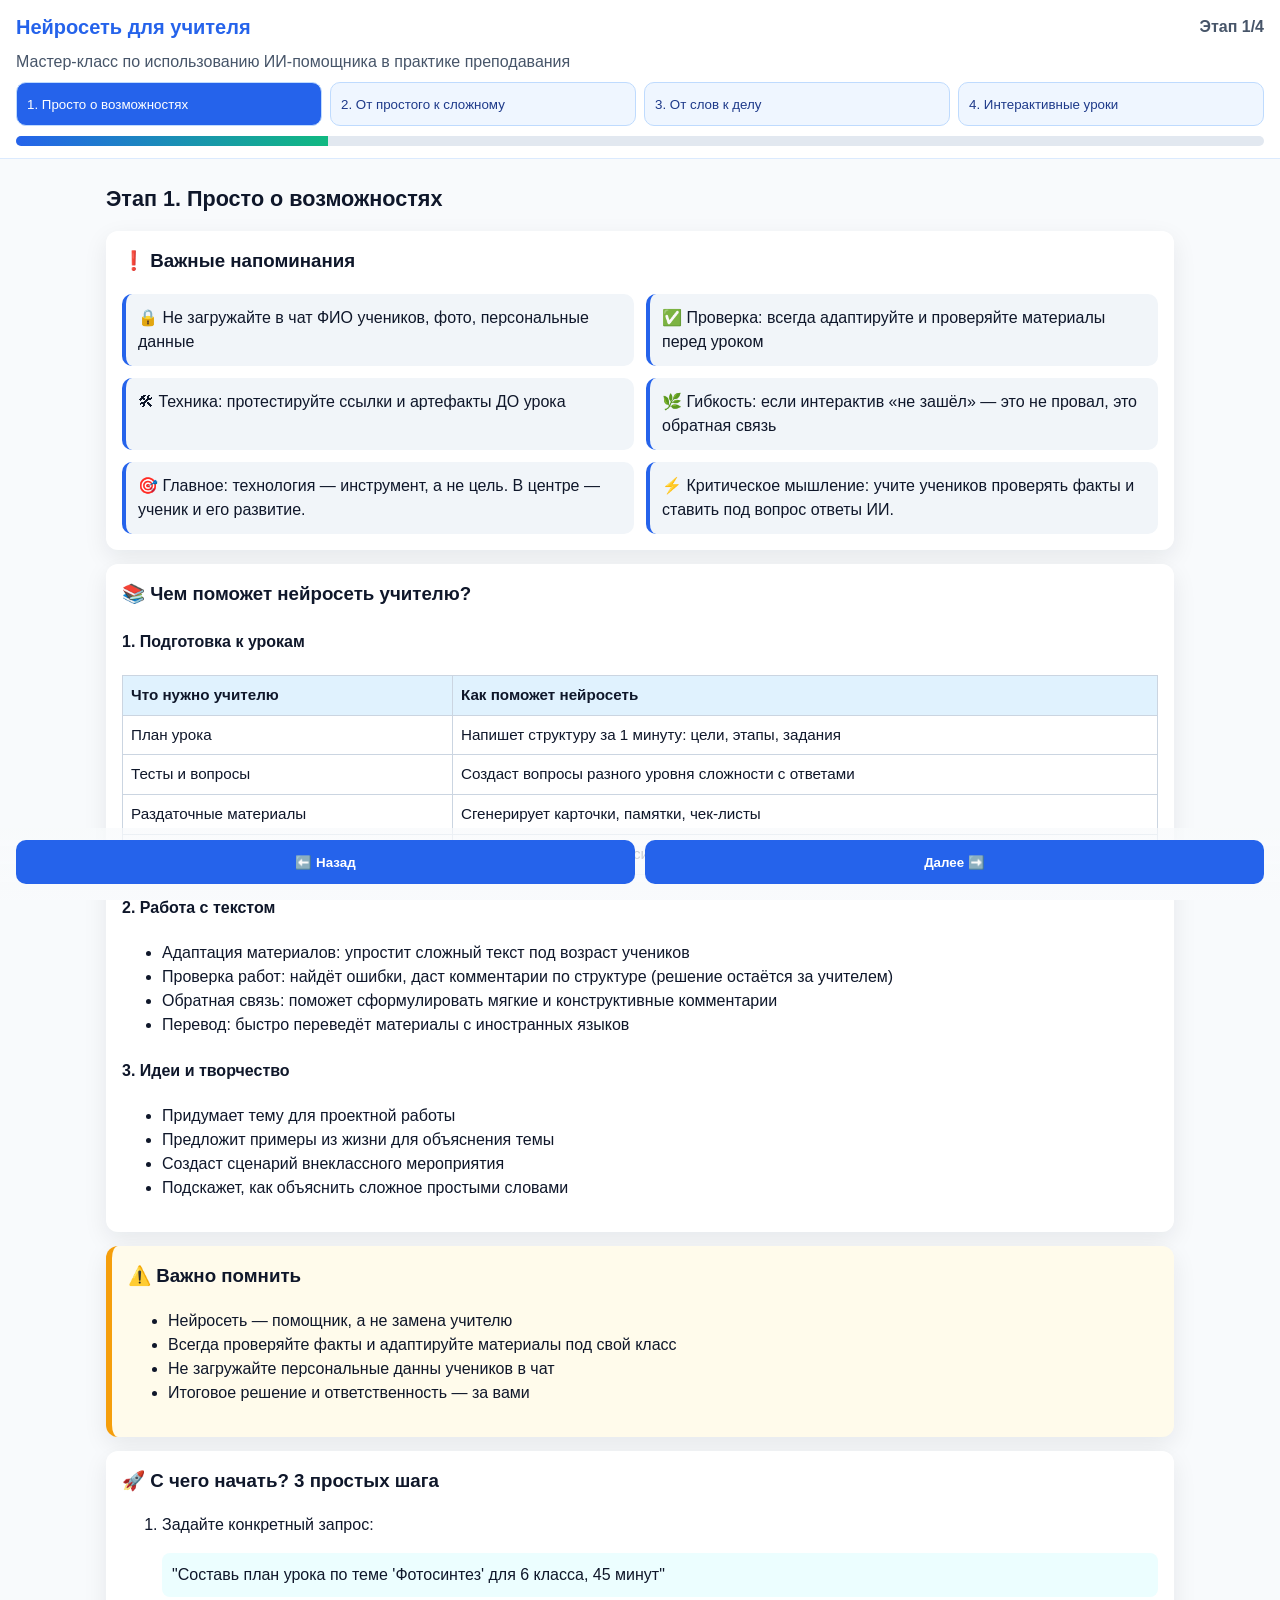
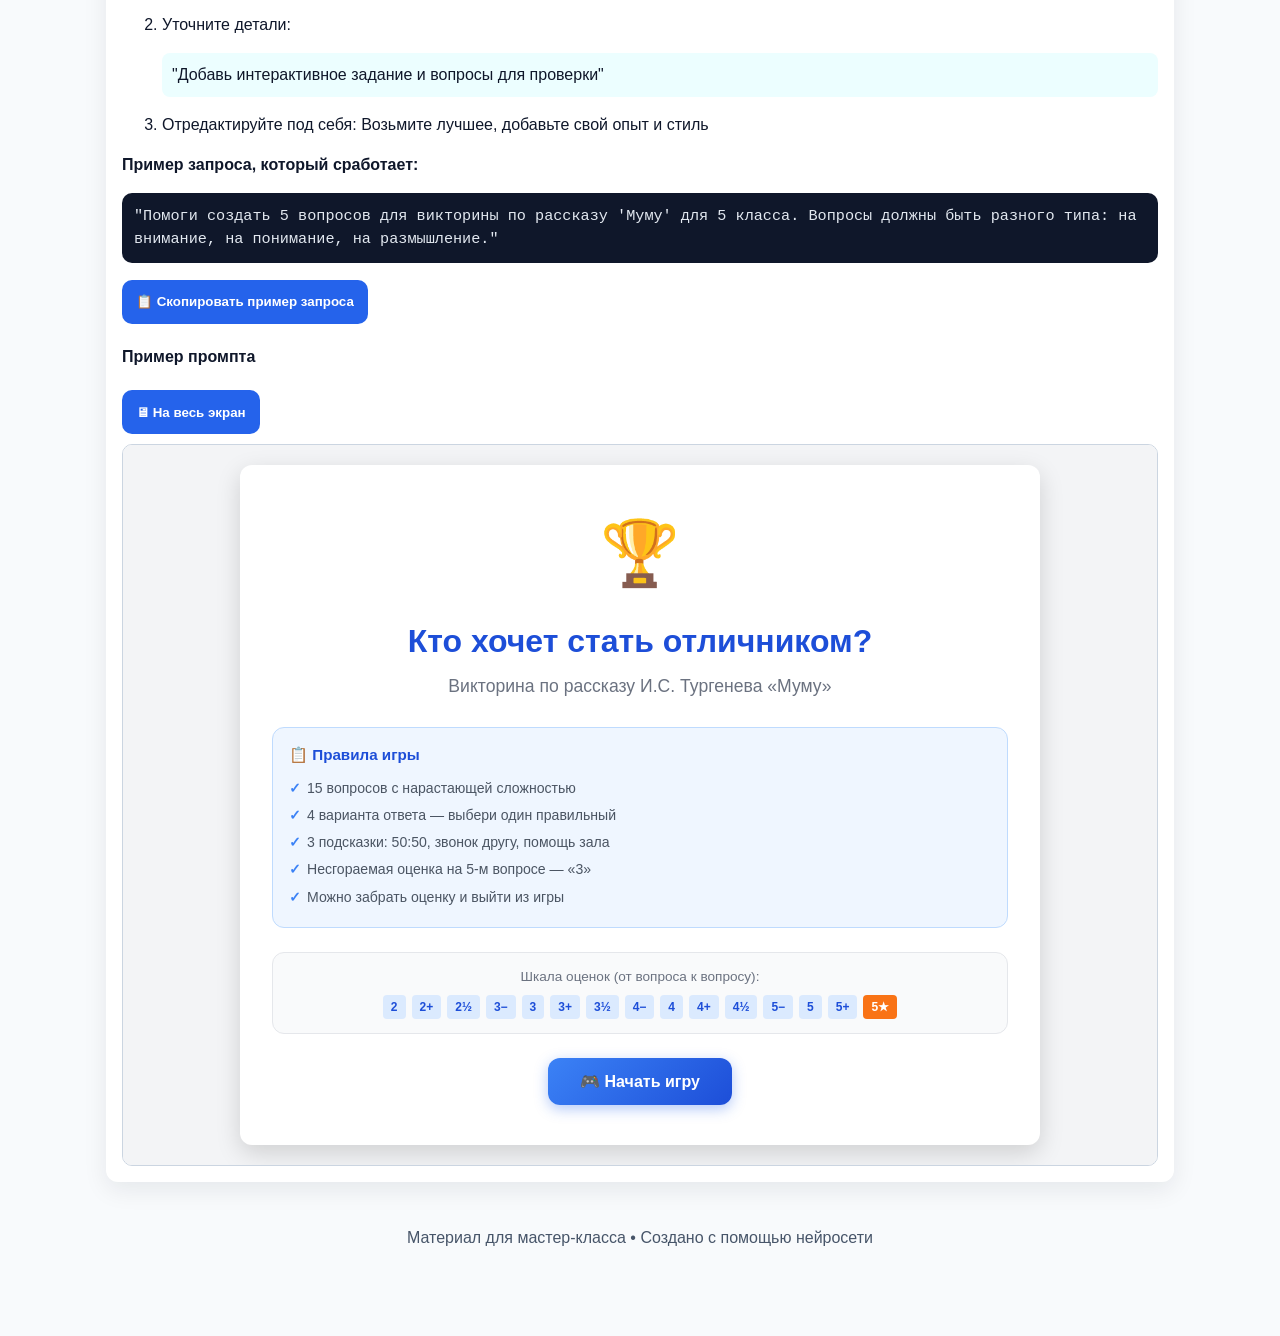
<file: index.html>
<!DOCTYPE html>
<html lang="ru">

<head>
  <meta charset="UTF-8">
  <meta name="viewport" content="width=device-width, initial-scale=1.0">
  <meta name="description" content="Мастер-класс по использованию нейросети в работе учителя">
  <title>Нейросеть для учителя — мастер-класс</title>
  <link rel="stylesheet" href="./styles.css?v=20260428-3">
</head>

<body>
  <div class="app fade-in" id="app">
    <header class="app-header">
      <div class="header-top">
        <h1>Нейросеть для учителя</h1>
        <p class="stage-indicator" id="stageIndicator" aria-live="polite">Этап 1/4</p>
        <button class="menu-toggle" id="menuToggle" aria-label="Открыть меню этапов" aria-expanded="false">☰</button>
      </div>
      <p class="subtitle">Мастер-класс по использованию ИИ-помощника в практике преподавания</p>
      <nav class="stage-nav" id="stageNav" aria-label="Навигация по этапам">
        <button class="stage-dot active" data-step="0" aria-label="Перейти к этапу 1">1. Просто о возможностях</button>
        <button class="stage-dot" data-step="1" aria-label="Перейти к этапу 2">2. От простого к сложному</button>
        <button class="stage-dot" data-step="2" aria-label="Перейти к этапу 3">3. От слов к делу</button>
        <button class="stage-dot" data-step="3" aria-label="Перейти к этапу 4">4. Интерактивные уроки</button>
      </nav>
      <div class="progress-wrap" aria-label="Прогресс прохождения этапов">
        <div class="progress-bar">
          <div class="progress-fill" id="progressFill"></div>
        </div>
      </div>
    </header>

    <main class="content">
      <!-- Этап 1 -->
      <section class="stage active" data-stage="0" aria-labelledby="stage1Title">
        <h2 id="stage1Title">Этап 1. Просто о возможностях</h2>

        <article class="card">
          <h3>❗ Важные напоминания</h3>
          <div class="card-grid reminders-grid">
            <div class="mini-card">🔒 Не загружайте в чат ФИО учеников, фото, персональные данные</div>
            <div class="mini-card">✅ Проверка: всегда адаптируйте и проверяйте материалы перед уроком</div>
            <div class="mini-card">🛠 Техника: протестируйте ссылки и артефакты ДО урока</div>
            <div class="mini-card">🌿 Гибкость: если интерактив «не зашёл» — это не провал, это обратная связь</div>
            <div class="mini-card">🎯 Главное: технология — инструмент, а не цель. В центре — ученик и его развитие.
            </div>
            <div class="mini-card">⚡️ Критическое мышление: учите учеников проверять факты и ставить под вопрос ответы
              ИИ.</div>
          </div>
        </article>

        <article class="card">
          <h3>📚 Чем поможет нейросеть учителю?</h3>
          <h4>1. Подготовка к урокам</h4>
          <table>
            <thead>
              <tr>
                <th>Что нужно учителю</th>
                <th>Как поможет нейросеть</th>
              </tr>
            </thead>
            <tbody>
              <tr>
                <td>План урока</td>
                <td>Напишет структуру за 1 минуту: цели, этапы, задания</td>
              </tr>
              <tr>
                <td>Тесты и вопросы</td>
                <td>Создаст вопросы разного уровня сложности с ответами</td>
              </tr>
              <tr>
                <td>Раздаточные материалы</td>
                <td>Сгенерирует карточки, памятки, чек-листы</td>
              </tr>
              <tr>
                <td>Идеи для активностей</td>
                <td>Предложит игры, дискуссии, проекты по теме</td>
              </tr>
            </tbody>
          </table>
          <h4>2. Работа с текстом</h4>
          <ul>
            <li>Адаптация материалов: упростит сложный текст под возраст учеников</li>
            <li>Проверка работ: найдёт ошибки, даст комментарии по структуре (решение остаётся за учителем)</li>
            <li>Обратная связь: поможет сформулировать мягкие и конструктивные комментарии</li>
            <li>Перевод: быстро переведёт материалы с иностранных языков</li>
          </ul>
          <h4>3. Идеи и творчество</h4>
          <ul>
            <li>Придумает тему для проектной работы</li>
            <li>Предложит примеры из жизни для объяснения темы</li>
            <li>Создаст сценарий внеклассного мероприятия</li>
            <li>Подскажет, как объяснить сложное простыми словами</li>
          </ul>
        </article>

        <article class="card banner-warning">
          <h3>⚠️ Важно помнить</h3>
          <ul>
            <li>Нейросеть — помощник, а не замена учителю</li>
            <li>Всегда проверяйте факты и адаптируйте материалы под свой класс</li>
            <li>Не загружайте персональные данны учеников в чат</li>
            <li>Итоговое решение и ответственность — за вами</li>
          </ul>
        </article>

        <article class="card">
          <h3>🚀 С чего начать? 3 простых шага</h3>
          <ol>
            <li>
              Задайте конкретный запрос:
              <p class="quote">"Составь план урока по теме 'Фотосинтез' для 6 класса, 45 минут"</p>
            </li>
            <li>
              Уточните детали:
              <p class="quote">"Добавь интерактивное задание и вопросы для проверки"</p>
            </li>
            <li>Отредактируйте под себя: Возьмите лучшее, добавьте свой опыт и стиль</li>
          </ol>
          <div class="prompt-box">
            <p><strong>Пример запроса, который сработает:</strong></p>
            <pre
              id="mumuPrompt">"Помоги создать 5 вопросов для викторины по рассказу 'Муму' для 5 класса. Вопросы должны быть разного типа: на внимание, на понимание, на размышление."</pre>
            <button class="btn copy-btn" data-copy-target="mumuPrompt"
              aria-label="Скопировать пример запроса по Муму">📋 Скопировать пример запроса</button>
            <span class="copy-status" aria-live="polite"></span>
          </div>
          <h4>Пример промпта</h4>
          <div class="actions">
            <button class="btn" id="stage1FullscreenBtn" aria-label="Развернуть пример промпта на весь экран">🖥 На весь
              экран</button>
          </div>
          <div class="embed-wrap">
            <iframe id="stage1PromptFrame" src="./example-mumu-quiz.html" title="Пример промпта: викторина по Муму"
              loading="lazy" referrerpolicy="no-referrer" allowfullscreen>
            </iframe>
          </div>
        </article>
      </section>

      <!-- Этап 2 -->
      <section class="stage" data-stage="1" aria-labelledby="stage2Title">
        <h2 id="stage2Title">Этап 2. От простого к сложному</h2>
        <div class="level-tabs" role="tablist" aria-label="Переключение уровней этапа 2">
          <button class="level-tab active" data-level-tab="1" role="tab" aria-selected="true"
            aria-controls="levelPanel1">Уровень 1</button>
          <button class="level-tab" data-level-tab="2" role="tab" aria-selected="false"
            aria-controls="levelPanel2">Уровень 2</button>
          <button class="level-tab" data-level-tab="3" role="tab" aria-selected="false"
            aria-controls="levelPanel3">Уровень 3</button>
          <button class="level-tab" data-level-tab="4" role="tab" aria-selected="false"
            aria-controls="levelPanel4">Уровень 4</button>
        </div>
        <div class="card-grid">
          <article class="card level-card level-1 active" id="levelPanel1" data-level-panel="1" role="tabpanel">
            <h3>Уровень 1: Самый простой</h3>
            <p><strong>Что создаём:</strong> Быстрые интерактивные элементы без подготовки</p>
            <table>
              <thead>
                <tr>
                  <th>Пример запроса учителю</th>
                  <th>Что получит ученик</th>
                </tr>
              </thead>
              <tbody>
                <tr>
                  <td>"Придумай 5 вопросов по теме 'Вода' для 3 класса: 2 на выбор ответа, 2 на внимание, 1 на
                    размышление"</td>
                  <td>Готовые вопросы для устного опроса</td>
                </tr>
                <tr>
                  <td>"Создай мини-викторину из 3 заданий по сказке 'Колобок'"</td>
                  <td>Текст для быстрой проверки понимания</td>
                </tr>
                <tr>
                  <td>"Напиши 3 ситуации для обсуждения: 'Что бы ты сделал, если...'"</td>
                  <td>Старт для дискуссии в классе</td>
                </tr>
              </tbody>
            </table>
            <h4>Пример промпта</h4>
            <div class="actions">
              <button class="btn level-fullscreen-btn" data-fullscreen-target="level1PromptFrame"
                aria-label="Развернуть пример промпта на весь экран">🖥 На
                весь экран</button>
            </div>
            <div class="embed-wrap">
              <iframe id="level1PromptFrame" src="./1.html" title="Пример промпта: викторина по Муму" loading="lazy"
                referrerpolicy="no-referrer" allowfullscreen>
              </iframe>
            </div>
          </article>

          <article class="card level-card level-2" id="levelPanel2" data-level-panel="2" role="tabpanel" hidden>
            <h3>Уровень 2: Структурированный контент (таблицы, карточки, сценарии)</h3>
            <p><strong>Что создаём:</strong> Раздаточные материалы и готовые активности</p>
            <table>
              <thead>
                <tr>
                  <th>Пример запроса учителю</th>
                  <th>Что получит учитель</th>
                </tr>
              </thead>
              <tbody>
                <tr>
                  <td>"Создай таблицу 'Плюсы и минусы' для темы 'Интернет' — 4 столбца, простой язык для 5 класса"</td>
                  <td>Таблицу с положительными и отрицательными сторонами Интернета, которую можно использовать для
                    дальнейшей работы</td>
                </tr>
                <tr>
                  <td>"Напиши сценарий ролевой игры 'Экскурсия в музей' для урока истории, 5 ролей, реплики на 2 минуты"
                  </td>
                  <td>Сценарий игры</td>
                </tr>
                <tr>
                  <td>"Сделай карточки-задания: 6 штук, тема 'Части речи', формат: термин + пример + вопрос"</td>
                  <td>Задания для повторения</td>
                </tr>
              </tbody>
            </table>
            <h4>Пример промпта</h4>
            <div class="actions">
              <button class="btn level-fullscreen-btn" data-fullscreen-target="level2PromptFrame"
                aria-label="Развернуть пример промпта на весь экран">🖥 На
                весь экран</button>
            </div>
            <div class="embed-wrap">
              <iframe id="level2PromptFrame" src="./2.html" title="Пример промпта: викторина по Муму" loading="lazy"
                referrerpolicy="no-referrer" allowfullscreen>
              </iframe>
            </div>
          </article>

          <article class="card level-card level-3" id="levelPanel3" data-level-panel="3" role="tabpanel" hidden>
            <h3>Уровень 3: Интерактивные задания с выбором (ветвление)</h3>
            <p><strong>Что создаём:</strong> Сценарии, где ученик выбирает путь</p>
            <table>
              <thead>
                <tr>
                  <th>Пример запроса учителю</th>
                  <th>Что получит учитель</th>
                </tr>
              </thead>
              <tbody>
                <tr>
                  <td>"Создай текстовый квест 'Спасение планеты': - 3 варианта выбора на каждом шаге - 4 возможных
                    финала - тема: экология, для 6 класса - язык простой, с юмором"</td>
                  <td>Ученики читают ситуацию → выбирают действие → видят последствия. Учитель управляет обсуждением
                    после каждого выбора.</td>
                </tr>
              </tbody>
            </table>
            <h4>Пример промпта</h4>
            <div class="actions">
              <button class="btn level-fullscreen-btn" data-fullscreen-target="level3PromptFrame"
                aria-label="Развернуть пример промпта на весь экран">🖥 На
                весь экран</button>
            </div>
            <div class="embed-wrap">
              <iframe id="level3PromptFrame" src="./3.html" title="Пример промпта: викторина по Муму" loading="lazy"
                referrerpolicy="no-referrer" allowfullscreen>
              </iframe>
            </div>
          </article>

          <article class="card level-card level-4" id="levelPanel4" data-level-panel="4" role="tabpanel" hidden>
            <h3>Уровень 4: Артефакты нейросети — интерактив в браузере</h3>
            <p>Артефакты — функция нейросети, которая создаёт готовые мини-приложения: викторины, тренажёры, таймеры,
              доски идей. Работают в браузере, без установки программ.</p>
            <div class="steps-list">
              <h4>Как это работает (очень просто):</h4>
              <ol>
                <li>📝 Пишете запрос в нейросеть (как в примерах ниже)</li>
                <li>🧩 Нажимаете кнопку "Artifacts" или "Создать"</li>
                <li>📦 Получаете готовый материал или код</li>
                <li>🌐 Открываете на уроке — всё работает в браузере</li>
              </ol>
            </div>
            <h4>Что можно сделать за 1 запрос:</h4>
            <table>
              <thead>
                <tr>
                  <th>Запрос учителю</th>
                  <th>Что создаст нейросеть</th>
                  <th>Как использовать на уроке</th>
                </tr>
              </thead>
              <tbody>
                <tr>
                  <td>"Создай интерактивную викторину из 5 вопросов по математике для 4 класса: кнопки выбора, проверка
                    ответа, счётчик баллов"</td>
                  <td>Готовая веб-викторина с кнопками и автоматической проверкой</td>
                  <td>Открыть на проекторе — ученики отвечают по очереди</td>
                </tr>
                <tr>
                  <td>"Сделай тренажёр 'Собери слово': перемешанные буквы, поле для ввода, кнопка 'Проверить'"</td>
                  <td>Интерактивное упражнение на правописание</td>
                  <td>Работа в парах за компьютером или на планшете</td>
                </tr>
                <tr>
                  <td>"Создай таймер с визуальным отсчётом на 5 минут для групповой работы"</td>
                  <td>Красивый таймер с прогресс-баром</td>
                  <td>Запустить на доске во время активности</td>
                </tr>
                <tr>
                  <td>"Сделай простую игру 'Угадай страну по флагу': 5 вариантов, подсказки, счёт"</td>
                  <td>Обучающая мини-игра</td>
                  <td>Закрепление темы в игровой форме</td>
                </tr>
              </tbody>
            </table>
            <h4>Пример промпта</h4>
            <div class="actions">
              <button class="btn level-fullscreen-btn" data-fullscreen-target="level4PromptFrame"
                aria-label="Развернуть пример промпта на весь экран">🖥 На
                весь экран</button>
            </div>
            <div class="embed-wrap">
              <iframe id="level4PromptFrame" src="./4.html" title="Пример промпта: викторина по Муму" loading="lazy"
                referrerpolicy="no-referrer" allowfullscreen>
              </iframe>
            </div>
          </article>

        </div>

      </section>

      <!-- Этап 3 -->
      <section class="stage" data-stage="2" aria-labelledby="stage3Title">
        <h2 id="stage3Title">Этап 3. От слов к делу</h2>
        <article class="card">
          <h3>Библиотека примеров</h3>
          <div class="card-grid">
            <div class="mini-card example-card">
              <h4>Литература, 8 класс</h4>
              <p>«Создай интерактивный диалог-тренажёр: ученик играет роль Раскольникова, отвечает на вопросы Сони. 5
                реплик с вариантами ответов и обратной связью»</p>
              <div class="actions">
                <button class="btn copy-btn"
                  data-copy-text="Создай интерактивный диалог-тренажёр: ученик играет роль Раскольникова, отвечает на вопросы Сони. 5 реплик с вариантами ответов и обратной связью"
                  aria-label="Скопировать промпт литература 8 класс">📋 Копировать промпт</button>
                <a class="btn link-btn" href="https://chat.qwen.ai/s/deploy/t_3abfdeb1-03e1-4e1e-93f6-12145d3ac415"
                  target="_blank" rel="noopener noreferrer" aria-label="Открыть пример литература 8 класс">🔗 Открыть
                  пример</a>
              </div>
            </div>
            <div class="mini-card example-card">
              <h4>Математика, 5 класс</h4>
              <p>«Придумай 3 задачи на проценты в контексте футбола. Добавь визуальную подсказку и пошаговое решение»
              </p>
              <div class="actions">
                <button class="btn copy-btn"
                  data-copy-text="Придумай 3 задачи на проценты в контексте футбола. Добавь визуальную подсказку и пошаговое решение"
                  aria-label="Скопировать промпт математика 5 класс">📋 Копировать промпт</button>
                <a class="btn link-btn" href="https://chat.qwen.ai/s/deploy/t_a80f6cc6-0c1c-45bc-8ccc-128120b35ba0"
                  target="_blank" rel="noopener noreferrer" aria-label="Открыть пример математика 5 класс">🔗 Открыть
                  пример</a>
              </div>
            </div>
            <div class="mini-card example-card">
              <h4>География, 7 класс</h4>
              <p>«Создай интерактивный рабочий лист по теме "Линейные уравнения". Генерируй 5 случайных уравнений вида
                ax + b = c (коэффициенты должны быть целыми числами от -10 до 10). Ученик вводит ответ в поле. При
                нажатии "Проверить": если верно — зеленым цветом "Молодец!", если неверно — покажи правильный ответ и
                краткую подсказку, как решить (например: "Сначала перенеси свободный член вправо"). В конце покажи
                итоговый счет (например, 4 из 5). Дизайн должен быть строгим, школьным.»</p>
              <div class="actions">
                <button class="btn copy-btn"
                  data-copy-text="Создай интерактивный рабочий лист по теме 'Линейные уравнения'. Генерируй 5 случайных уравнений вида ax + b = c (коэффициенты должны быть целыми числами от -10 до 10). Ученик вводит ответ в поле. При нажатии 'Проверить': если верно — зеленым цветом 'Молодец!', если неверно — покажи правильный ответ и краткую подсказку, как решить (например: 'Сначала перенеси свободный член вправо'). В конце покажи итоговый счет (например, 4 из 5). Дизайн должен быть строгим, школьным."
                  aria-label="Скопировать промпт география 7 класс">📋 Копировать промпт</button>
                <a class="btn link-btn" href="https://chat.qwen.ai/s/deploy/t_00c31d38-82e5-49f9-9d25-54c526758d40"
                  target="_blank" rel="noopener noreferrer" aria-label="Открыть пример география 7 класс">🔗 Открыть
                  пример</a>
              </div>
            </div>
            <div class="mini-card example-card">
              <h4>Биология, 9 класс</h4>
              <p>«Создай квиз из 7 вопросов по теме "Фотосинтез" с разным уровнем сложности. После каждого ответа —
                объяснение, почему вариант верный/неверный»</p>
              <div class="actions">
                <button class="btn copy-btn"
                  data-copy-text="Создай квиз из 7 вопросов по теме 'Фотосинтез' с разным уровнем сложности. После каждого ответа — объяснение, почему вариант верный/неверный"
                  aria-label="Скопировать промпт биология 9 класс">📋 Копировать промпт</button>
                <a class="btn link-btn" href="https://chat.qwen.ai/s/deploy/t_4a828e0b-5cf6-4868-93cb-486083b16bae"
                  target="_blank" rel="noopener noreferrer" aria-label="Открыть пример биология 9 класс">🔗 Открыть
                  пример</a>
              </div>
            </div>
          </div>
        </article>

        <article class="card">
          <h3>Пример промпта</h3>
          <div class="actions">
            <button class="btn" id="stage3FullscreenBtn" aria-label="Развернуть пример промпта этапа 3 на весь экран">🖥
              На весь экран</button>
          </div>
          <div class="embed-wrap">
            <iframe id="stage3PromptFrame" src="./example-quiz.html" title="Пример промпта" loading="lazy"
              referrerpolicy="no-referrer" allowfullscreen>
            </iframe>
          </div>
        </article>

        <article class="card">
          <h3>🧮 Формула идеального промта</h3>
          <p class="formula">`Роль + Задача + Контекст + Формат + Ограничения`</p>
          <p>Пример: «Ты — методист по истории. Создай интерактивную хронологическую ленту по теме "Петровские реформы"
            для 7 класса. Формат: 8 событий с датами, кратким описанием и вопросом на анализ. Сложность — базовая»</p>
          <div class="prompt-builder prompt-builder-v2">
            <h4>Интерактивный конструктор промпта</h4>

            <div class="builder-section" data-builder-section="role">
              <h5>Роль</h5>
              <div class="builder-options">
                <button type="button" class="btn builder-option" data-builder-target="roleInput">Ты — учитель</button>
                <button type="button" class="btn builder-option" data-builder-target="roleInput">Ты — методист</button>
                <button type="button" class="btn builder-option" data-builder-target="roleInput">Ты — классный руководитель</button>
                <button type="button" class="btn builder-option" data-builder-target="roleInput">Ты — тьютор</button>
              </div>
              <label>Свой вариант роли
                <input type="text" id="roleInput" placeholder="Ты — ...">
              </label>
            </div>

            <div class="builder-section" data-builder-section="task">
              <h5>Задача</h5>
              <div class="builder-options">
                <button type="button" class="btn builder-option" data-builder-target="taskInput">Создай интерактивный рабочий лист</button>
                <button type="button" class="btn builder-option" data-builder-target="taskInput">Создай игру «Кто хочет стать миллионером?»</button>
                <button type="button" class="btn builder-option" data-builder-target="taskInput">Создай викторину</button>
                <button type="button" class="btn builder-option" data-builder-target="taskInput">Создай задание на сопоставление</button>
              </div>
              <label>Свой вариант задачи
                <input type="text" id="taskInput" placeholder="Создай ...">
              </label>
            </div>

            <div class="builder-section" data-builder-section="context">
              <h5>Контекст</h5>
              <div class="builder-options">
                <button type="button" class="btn builder-option" data-builder-target="contextInput">Для 5 класса, тема: Дроби, цель — закрепление материала</button>
                <button type="button" class="btn builder-option" data-builder-target="contextInput">Для 7 класса, смешанный уровень подготовки, часть учеников с низкой мотивацией</button>
                <button type="button" class="btn builder-option" data-builder-target="contextInput">Для 9 класса, подготовка к контрольной, нужно повторение ключевых тем</button>
                <button type="button" class="btn builder-option" data-builder-target="contextInput">Для 6 класса, работа в парах, 15 минут на выполнение задания</button>
              </div>
              <label>Свой контекст
                <input type="text" id="contextInput" placeholder="для ... класса, тема ...">
              </label>
            </div>

            <div class="builder-section" data-builder-section="format">
              <h5>Формат</h5>
              <div class="builder-options">
                <button type="button" class="btn builder-option" data-builder-target="formatInput">Формат: 8 заданий с вариантами ответов и ключами</button>
                <button type="button" class="btn builder-option" data-builder-target="formatInput">Формат: пошаговый сценарий + карточки для печати</button>
                <button type="button" class="btn builder-option" data-builder-target="formatInput">Формат: HTML-интерактив с кнопками и автопроверкой</button>
                <button type="button" class="btn builder-option" data-builder-target="formatInput">Формат: таблица (задание, ответ, комментарий учителя)</button>
              </div>
              <label>Свой формат
                <input type="text" id="formatInput" placeholder="Формат: ...">
              </label>
            </div>

            <div class="builder-section" data-builder-section="constraints">
              <h5>Ограничения</h5>
              <div class="builder-options">
                <button type="button" class="btn builder-option" data-builder-target="constraintsInput">Ограничения: простой язык, уровень B1, без сложной терминологии</button>
                <button type="button" class="btn builder-option" data-builder-target="constraintsInput">Ограничения: время выполнения до 10 минут</button>
                <button type="button" class="btn builder-option" data-builder-target="constraintsInput">Ограничения: не более 1 экрана текста на задание</button>
                <button type="button" class="btn builder-option" data-builder-target="constraintsInput">Ограничения: добавить дифференциацию (базовый/повышенный уровень)</button>
              </div>
              <label>Свои ограничения
                <input type="text" id="constraintsInput" placeholder="Сложность, объем, стиль ...">
              </label>
            </div>

            <pre id="generatedPrompt">Заполните поля конструктора, чтобы получить готовый промпт.</pre>
            <button class="btn copy-btn" data-copy-target="generatedPrompt"
              aria-label="Скопировать сгенерированный промпт">📋 Копировать</button>
            <span class="copy-status" aria-live="polite"></span>
          </div>
        </article>

        <article class="card">
          <h3>Инструкция: как создать приложение</h3>
          <a class="btn link-btn" href="https://qwen.ai" target="_blank" rel="noopener noreferrer"
            aria-label="Открыть QWEN">🔗 Открыть QWEN</a>
          <ul>
            <li>Выберите режим: «Артефакты»</li>
            <li>Добавьте задачу: прикрепите файл при необходимости</li>
            <li>Введите промпт и дождитесь генерации — ИИ создаст HTML/CSS/JS код</li>
            <li>Нажмите «Предварительный просмотр» или «Запустить», чтобы увидеть приложение прямо в чате</li>
            <li>Протестируйте приложение: проверьте работу кнопок и полей ввода, убедитесь, что логика верна —
              математическая и алгоритмическая</li>
            <li>Напишите правки агенту: «Исправь ошибку в расчёте» или «Сделай кнопку больше»</li>
            <li>Нажмите «Развернуть», чтобы открыть приложение на весь экран без интерфейса чата</li>
            <li>Скопируйте ссылку из адресной строки или через вкладку «Поделиться»</li>
          </ul>

          <h4>Видео инструкция</h4>
          <div class="embed-wrap">
            <iframe id="stage3InstructionVideoFrame"
              src="https://vkvideo.ru/video_ext.php?oid=95176199&id=456239077&hash=8710aa21e83f9446&hd=3"
              title="Видео-инструкция для этапа 3" loading="lazy"
              allow="autoplay; encrypted-media; fullscreen; picture-in-picture; screen-wake-lock;"
              frameborder="0" referrerpolicy="no-referrer" allowfullscreen></iframe>
          </div>
        </article>
      </section>

      <!-- Этап 4 -->
      <section class="stage" data-stage="3" aria-labelledby="stage4Title">
        <h2 id="stage4Title">Этап 4. Интерактивные уроки с нейросетью</h2>
        <article class="card">
          <h3>🤝 Нейросеть как со-автор урока</h3>
          <table>
            <thead>
              <tr>
                <th>Что мы пишем</th>
                <th>Что получаем</th>
              </tr>
            </thead>
            <tbody>
              <tr>
                <td>Создай интерактивный урок по истории на тему «Кавказская война». Урок должен включать в себя все
                  этапы урока и быть интересным и разнообразным для детей с разным уровнем знаний.</td>
                <td><a href="https://chat.qwen.ai/s/deploy/t_897ae6ea-ae9f-4524-bae5-314606edd881" target="_blank"
                    rel="noopener noreferrer">https://chat.qwen.ai/s/deploy/t_897ae6ea-ae9f-4524-bae5-314606edd881</a>
                </td>
              </tr>
            </tbody>
          </table>
          <h4>Пример выполнения промпта</h4>
          <div class="actions">
            <button class="btn" id="stage4FullscreenBtn"
              aria-label="Развернуть пример выполнения этапа 4 на весь экран">🖥 На весь экран</button>
          </div>
          <div class="embed-wrap">
            <iframe id="stage4PromptFrame" src="./example-stage4-caucasus-lesson.html"
              title="Пример выполнения промпта для этапа 4" loading="lazy" referrerpolicy="no-referrer" allowfullscreen>
            </iframe>
          </div>
        </article>

        <article class="card">
          <h3>📝 Расширенный промпт-шаблон</h3>
          <pre
            id="extendedPrompt">Ты — профессиональный методист и педагог-дизайнер с опытом создания современных уроков.
ЗАДАЧА:
Создай детальный план гибридного урока (офлайн + цифровые элементы), который будет интересен РАЗНЫМ типам учеников.
ПАРАМЕТРЫ УРОКА:
• Предмет: [Предмет]
• Класс: [Класс]
• Тема: [Тема]
• Длительность: [40 мин]
• Техническое оснащение: [проектор, смартфоны, интерактивная доска, базовый набор...]
УЧТИ РАЗНЫЕ ТИПЫ УЧЕНИКОВ:
✓ Визуалы → схемы, инфографика, видео, цветовое кодирование
✓ Аудиалы → обсуждения, подкасты, озвучка, дебаты
✓ Кинестетики → движение, манипуляции, эксперименты, ролевые сценки
✓ Цифровые аборигены → гаджеты, интерактив, геймификация, мгновенная обратная связь
✓ Медлительные/тревожные → чёткие инструкции, время на осмысление, безопасная среда
✓ Одарённые/быстрые → дополнительные челленджи, исследовательские мини-задачи
СТРУКТУРА ОТВЕТА (строго по пунктам):
ЦЕЛИ (по таксономии Блума)
- Знать/Понимать/Применять/Анализировать...
ПОЭТАПНЫЙ ПЛАН (с таймингом)
Для каждого этапа укажи:
1. Название этапа + время
2. Действия учителя (конкретные фразы, инструкции)
3. Действия учеников
4. [Интерактив] — какой элемент и для каких типов учеников
5. [Цифровой инструмент] — название сервиса/приложения + как использовать
6. [Адаптация] — как включить всех типов учеников
БАНК ИНТЕРАКТИВНЫХ ПРИЁМОВ (выбери 4-6, подходящих под тему)
□ Быстрый квиз (Kahoot/Quizizz/Google Forms)
□ Ментальная карта в реальном времени (Miro/Jamboard)
□ Голосование с визуализацией (Mentimeter)
□ "Живая статистика" — ученики перемещаются по классу
□ Микро-исследования в парах с гаджетами
□ Создание контента: мемы, тикток-сценарии, комиксы по теме
□ Ролевая мини-игра / дебаты / "суд над понятием"
□ Квест с QR-кодами по классу/школе
□ Интерактивное видео с остановками и вопросами
□ Коллаборативный документ (класс заполняет вместе)
МАТЕРИАЛЫ И РЕСУРСЫ
• Для учителя: чек-лист подготовки, скрипты фраз, критерии наблюдения
• Для учеников: раздатка (текст/схема/чек-лист), ссылки, QR-коды
• Цифровые инструменты: названия + краткая инструкция "как за 1 минуту"
• Запасной офлайн-план: если техника подведёт
СЕКРЕТЫ ВОВЛЕЧЕНИЯ (практические лайфхаки)
→ Как переключить внимание, если класс "потерялся"
→ Как дать слово тихим ученикам без стресса
→ Как превратить ошибку в учебный момент
→ Как быстро проверить понимание ВСЕХ (не только активных)
ОЦЕНИВАНИЕ
• Формирующее: 2-3 быстрых способа "снять пульс" урока
• Критерии успеха: что ученик сможет СДЕЛАТЬ после урока
• Самооценка: простой шаблон для рефлексии ученика
• Домашнее задание: 3 варианта на выбор (базовый / творческий / исследовательский)
БОНУС: "Вау-момент"
Предложи 1 неожиданный элемент, который запомнится:
- Связь с реальной жизнью / профессиями
- Неочевидный факт или парадокс по теме
- Мини-эксперимент, который можно сделать прямо сейчас
- Эмоциональный якорь (история, образ, метафора)
СТИЛЬ ОТВЕТА:
• Конкретно, без воды — учитель должен взять и провести
• Примеры фраз, названий сервисов, временных рамок
• Визуальное оформление: эмодзи, маркеры, чёткие заголовки
• Адаптивность: пометки [для начальной школы] / [для старшеклассников], где уместно
ВАЖНО:
Не предлагай интерактив ради интерактива. Каждый элемент должен работать на цель урока и учитывать разнообразие учеников.</pre>
          <button class="btn copy-btn" data-copy-target="extendedPrompt" aria-label="Скопировать весь шаблон">📋
            Скопировать весь шаблон</button>
          <span class="copy-status" aria-live="polite"></span>
        </article>


        <article class="card">
          <h3>👥 Задание для групп</h3>

          <ul class="checklist">
            <li><label><input type="checkbox"> 1. Выберите тему и класс (можно свою реальную тему на следующей
                неделе)</label></li>
            <li><label><input type="checkbox"> 2. Сформулируйте промт</label></li>
            <li><label><input type="checkbox"> 3. Создайте интерактивный артефакт (квиз, сценарий, адаптацию текста,
                визуал)</label></li>
            <li><label><input type="checkbox"> 4. Протестируйте на соседней группе: «Поймёт ли ученик? Заинтересует
                ли?»</label></li>
          </ul>

          <h4>Инструкция: как создать приложение</h4>
          <a class="btn link-btn" href="https://qwen.ai" target="_blank" rel="noopener noreferrer"
            aria-label="Открыть пример математика 5 класс">🔗 Открыть
            QWEN</a>
          <ul>

            <li> Выберите режим: «Артефакты»</li>
            <li> Добавьте задачу: прикрепите файл при необходимости</li>
            <li> Введите промпт и дождитесь генерации — ИИ создаст HTML/CSS/JS код</li>
            <li> Нажмите «Предварительный просмотр» или «Запустить», чтобы увидеть приложение прямо в чате</li>
            <li> Протестируйте приложение: проверьте работу кнопок и полей ввода, убедитесь, что логика верна —
              математическая и алгоритмическая</li>
            <li> Напишите правки агенту: «Исправь ошибку в расчёте» или «Сделай кнопку больше»</li>
            <li> Нажмите «Развернуть», чтобы открыть приложение на весь экран без интерфейса чата</li>
            <li> Скопируйте ссылку из адресной строки или через вкладку «Поделиться»</li>
          </ul>

        </article>
      </section>
    </main>

    <footer class="app-footer">
      Материал для мастер-класса • Создано с помощью нейросети
    </footer>

    <div class="nav-controls" aria-label="Кнопки перехода между этапами">
      <button class="btn nav-btn" id="prevBtn" aria-label="Предыдущий этап">⬅️ Назад</button>
      <button class="btn nav-btn" id="nextBtn" aria-label="Следующий этап">Далее ➡️</button>
    </div>
  </div>

  <script src="./script.js?v=20260428-3"></script>
</body>

</html>
</file>
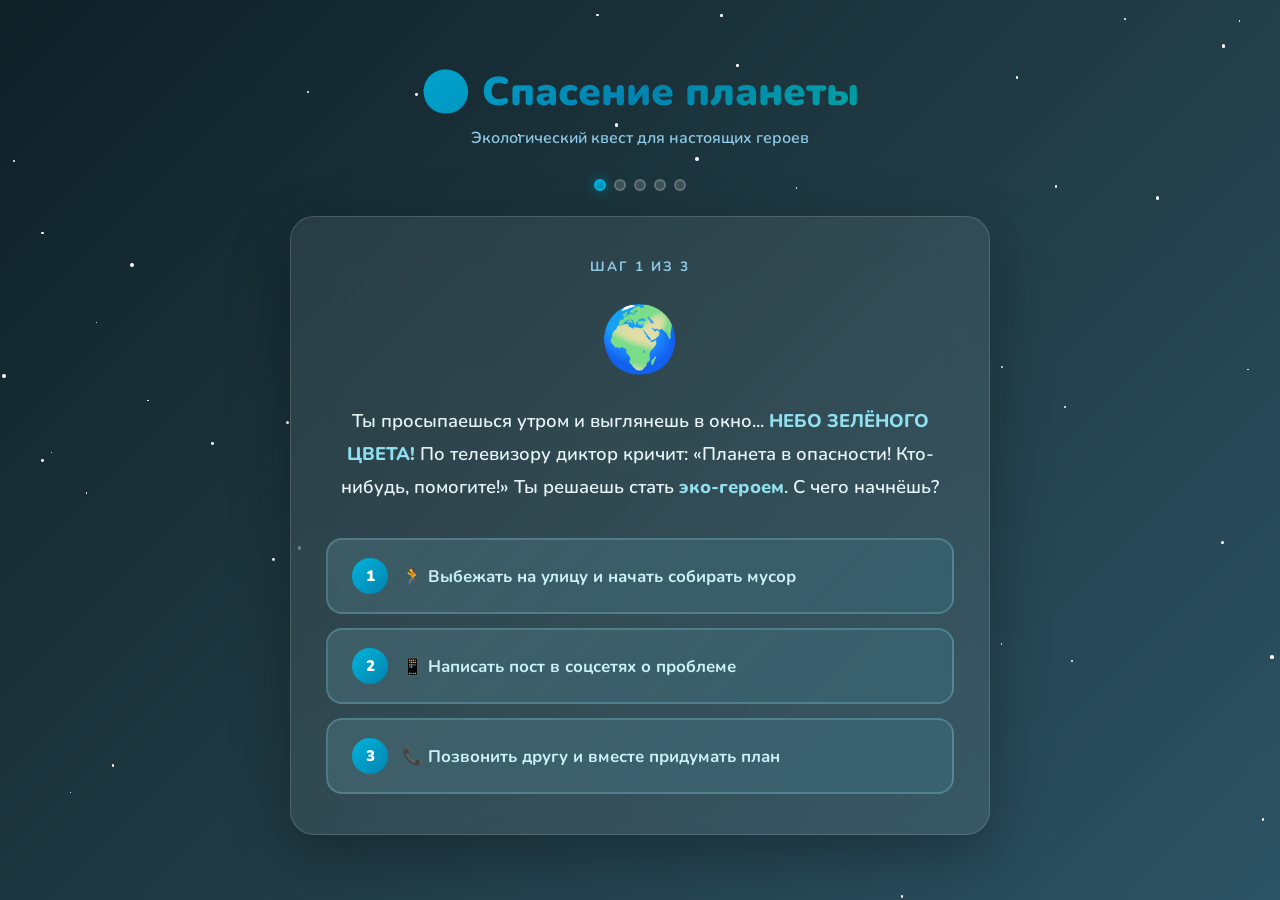
<file: 3.html>
<!DOCTYPE html>
<html lang="ru">
<head>
    <meta charset="UTF-8">
    <meta name="viewport" content="width=device-width, initial-scale=1.0">
    <title>Спасение планеты 🌍</title>
    <link rel="preconnect" href="https://fonts.googleapis.com">
    <link rel="preconnect" href="https://fonts.gstatic.com" crossorigin>
    <link href="https://fonts.googleapis.com/css2?family=Nunito:wght@400;600;700;800;900&display=swap" rel="stylesheet">
    <style>
        * {
            margin: 0;
            padding: 0;
            box-sizing: border-box;
        }

        body {
            font-family: 'Nunito', sans-serif;
            background: linear-gradient(135deg, #0f2027, #203a43, #2c5364);
            min-height: 100vh;
            display: flex;
            justify-content: center;
            align-items: center;
            padding: 20px;
            overflow: hidden;
        }

        .stars {
            position: fixed;
            top: 0;
            left: 0;
            width: 100%;
            height: 100%;
            pointer-events: none;
            z-index: 0;
        }

        .star {
            position: absolute;
            background: white;
            border-radius: 50%;
            animation: twinkle var(--duration) ease-in-out infinite;
        }

        @keyframes twinkle {
            0%, 100% { opacity: 0.2; transform: scale(1); }
            50% { opacity: 1; transform: scale(1.5); }
        }

        .game-container {
            position: relative;
            z-index: 1;
            max-width: 700px;
            width: 100%;
        }

        .header {
            text-align: center;
            margin-bottom: 30px;
            animation: fadeInDown 0.8s ease-out;
        }

        @keyframes fadeInDown {
            from { opacity: 0; transform: translateY(-30px); }
            to { opacity: 1; transform: translateY(0); }
        }

        .header h1 {
            font-size: 2.5rem;
            font-weight: 900;
            background: linear-gradient(135deg, #00b4db, #0083b0, #00b09b);
            -webkit-background-clip: text;
            -webkit-text-fill-color: transparent;
            background-clip: text;
            text-shadow: none;
            margin-bottom: 8px;
        }

        .header .subtitle {
            color: #8ecae6;
            font-size: 1rem;
            font-weight: 600;
        }

        .scene-card {
            background: rgba(255, 255, 255, 0.08);
            backdrop-filter: blur(20px);
            border: 1px solid rgba(255, 255, 255, 0.15);
            border-radius: 24px;
            padding: 40px 35px;
            animation: fadeInUp 0.6s ease-out;
            box-shadow: 0 20px 60px rgba(0, 0, 0, 0.3);
        }

        @keyframes fadeInUp {
            from { opacity: 0; transform: translateY(40px) scale(0.95); }
            to { opacity: 1; transform: translateY(0) scale(1); }
        }

        .scene-icon {
            font-size: 4rem;
            text-align: center;
            margin-bottom: 20px;
            animation: bounce 2s ease-in-out infinite;
        }

        @keyframes bounce {
            0%, 100% { transform: translateY(0); }
            50% { transform: translateY(-10px); }
        }

        .scene-text {
            color: #e8f4f8;
            font-size: 1.15rem;
            line-height: 1.8;
            text-align: center;
            margin-bottom: 35px;
            font-weight: 600;
        }

        .scene-text .highlight {
            color: #90e0ef;
            font-weight: 800;
        }

        .choices {
            display: flex;
            flex-direction: column;
            gap: 14px;
        }

        .choice-btn {
            background: linear-gradient(135deg, rgba(144, 224, 239, 0.15), rgba(72, 202, 228, 0.1));
            border: 2px solid rgba(144, 224, 239, 0.25);
            border-radius: 16px;
            padding: 18px 24px;
            color: #caf0f8;
            font-family: 'Nunito', sans-serif;
            font-size: 1.05rem;
            font-weight: 700;
            cursor: pointer;
            transition: all 0.3s cubic-bezier(0.4, 0, 0.2, 1);
            display: flex;
            align-items: center;
            gap: 14px;
            position: relative;
            overflow: hidden;
        }

        .choice-btn::before {
            content: '';
            position: absolute;
            top: 0;
            left: -100%;
            width: 100%;
            height: 100%;
            background: linear-gradient(90deg, transparent, rgba(255,255,255,0.1), transparent);
            transition: left 0.5s;
        }

        .choice-btn:hover::before {
            left: 100%;
        }

        .choice-btn:hover {
            background: linear-gradient(135deg, rgba(144, 224, 239, 0.3), rgba(72, 202, 228, 0.2));
            border-color: rgba(144, 224, 239, 0.6);
            transform: translateX(8px);
            box-shadow: 0 8px 25px rgba(0, 180, 219, 0.2);
        }

        .choice-btn:active {
            transform: translateX(8px) scale(0.98);
        }

        .choice-number {
            background: linear-gradient(135deg, #00b4db, #0083b0);
            color: white;
            width: 36px;
            height: 36px;
            border-radius: 50%;
            display: flex;
            align-items: center;
            justify-content: center;
            font-weight: 900;
            font-size: 0.95rem;
            flex-shrink: 0;
        }

        .progress-bar {
            display: flex;
            justify-content: center;
            gap: 8px;
            margin-bottom: 25px;
            animation: fadeInDown 0.8s ease-out;
        }

        .progress-dot {
            width: 12px;
            height: 12px;
            border-radius: 50%;
            background: rgba(255, 255, 255, 0.15);
            border: 2px solid rgba(255, 255, 255, 0.2);
            transition: all 0.4s ease;
        }

        .progress-dot.active {
            background: linear-gradient(135deg, #00b4db, #0083b0);
            border-color: #00b4db;
            box-shadow: 0 0 12px rgba(0, 180, 219, 0.5);
        }

        .progress-dot.completed {
            background: #00b09b;
            border-color: #00b09b;
        }

        /* Finale styles */
        .finale-card {
            text-align: center;
        }

        .finale-icon {
            font-size: 5rem;
            margin-bottom: 10px;
            animation: finalePop 0.6s cubic-bezier(0.68, -0.55, 0.265, 1.55);
        }

        @keyframes finalePop {
            from { transform: scale(0) rotate(-180deg); opacity: 0; }
            to { transform: scale(1) rotate(0deg); opacity: 1; }
        }

        .finale-title {
            font-size: 1.8rem;
            font-weight: 900;
            margin-bottom: 15px;
        }

        .finale-title.excellent { color: #00b09b; }
        .finale-title.good { color: #90e0ef; }
        .finale-title.ok { color: #ffd166; }
        .finale-title.funny { color: #ef476f; }

        .finale-text {
            color: #e8f4f8;
            font-size: 1.1rem;
            line-height: 1.8;
            margin-bottom: 30px;
            font-weight: 600;
        }

        .restart-btn {
            background: linear-gradient(135deg, #00b4db, #0083b0);
            border: none;
            border-radius: 16px;
            padding: 16px 40px;
            color: white;
            font-family: 'Nunito', sans-serif;
            font-size: 1.15rem;
            font-weight: 800;
            cursor: pointer;
            transition: all 0.3s ease;
            box-shadow: 0 8px 25px rgba(0, 180, 219, 0.3);
        }

        .restart-btn:hover {
            transform: translateY(-3px);
            box-shadow: 0 12px 35px rgba(0, 180, 219, 0.4);
        }

        .restart-btn:active {
            transform: translateY(-1px);
        }

        .confetti-container {
            position: fixed;
            top: 0;
            left: 0;
            width: 100%;
            height: 100%;
            pointer-events: none;
            z-index: 100;
        }

        .confetti {
            position: absolute;
            width: 10px;
            height: 10px;
            border-radius: 2px;
            animation: confettiFall var(--fall-duration) linear forwards;
        }

        @keyframes confettiFall {
            0% { transform: translateY(-10px) rotate(0deg); opacity: 1; }
            100% { transform: translateY(100vh) rotate(720deg); opacity: 0; }
        }

        .step-label {
            text-align: center;
            color: #8ecae6;
            font-size: 0.85rem;
            font-weight: 700;
            text-transform: uppercase;
            letter-spacing: 2px;
            margin-bottom: 20px;
        }

        @media (max-width: 600px) {
            .header h1 { font-size: 1.8rem; }
            .scene-card { padding: 28px 22px; }
            .scene-text { font-size: 1rem; }
            .choice-btn { padding: 14px 18px; font-size: 0.95rem; }
            .finale-title { font-size: 1.5rem; }
        }
    </style>
</head>
<body>
    <div class="stars" id="stars"></div>
    <div class="confetti-container" id="confetti-container"></div>

    <div class="game-container">
        <div class="header">
            <h1>🌍 Спасение планеты</h1>
            <div class="subtitle">Экологический квест для настоящих героев</div>
        </div>

        <div class="progress-bar" id="progress-bar">
            <div class="progress-dot active" data-step="0"></div>
            <div class="progress-dot" data-step="1"></div>
            <div class="progress-dot" data-step="2"></div>
            <div class="progress-dot" data-step="3"></div>
            <div class="progress-dot" data-step="4"></div>
        </div>

        <div class="scene-card" id="scene-card">
            <!-- Dynamic content -->
        </div>
    </div>

    <script>
        const scenes = {
            start: {
                icon: '🌍',
                step: 0,
                text: `Ты просыпаешься утром и выглянешь в окно... <span class="highlight">НЕБО ЗЕЛЁНОГО ЦВЕТА!</span> По телевизору диктор кричит: «Планета в опасности! Кто-нибудь, помогите!» Ты решаешь стать <span class="highlight">эко-героем</span>. С чего начнёшь?`,
                choices: [
                    { text: '🏃 Выбежать на улицу и начать собирать мусор', next: 'street' },
                    { text: '📱 Написать пост в соцсетях о проблеме', next: 'social' },
                    { text: '📞 Позвонить другу и вместе придумать план', next: 'friend' }
                ]
            },
            street: {
                icon: '🏘️',
                step: 1,
                text: `Ты выбежал на улицу и чуть не споткнулся о <span class="highlight">гору мусора</span>! Пластиковые бутылки, пакеты, банки — повсюду. Что будешь делать первым?`,
                choices: [
                    { text: '🗑️ Сортировать мусор и сдавать на переработку', next: 'finale_excellent' },
                    { text: '📢 Развесить плакаты «Не мусорить!» по всему району', next: 'finale_good' },
                    { text: '🎉 Устроить флешмоб по уборке и позвать всех жителей', next: 'finale_ok' }
                ]
            },
            social: {
                icon: '📱',
                step: 1,
                text: `Твой пост набрал <span class="highlight">МИЛЛИОН ЛАЙКОВ</span>! Весь интернет обсуждает проблему. Люди пишут: «Что нам делать?». Что ответишь?`,
                choices: [
                    { text: '♻️ «Сортируйте мусор! Пластик — в отдельный контейнер!»', next: 'finale_excellent' },
                    { text: '🌳 «Сажайте деревья! Каждое дерево — это лёгкие планеты!»', next: 'finale_good' },
                    { text: '🛍️ «Откажитесь от пластиковых пакетов — берите тканевые!»', next: 'finale_funny' }
                ]
            },
            friend: {
                icon: '🤝',
                step: 1,
                text: `Друг сказал: «Давай создадим <span class="highlight">эко-клуб в школе</span>! Вместе мы сила!» Что предложишь делать в первую очередь?`,
                choices: [
                    { text: '🗂️ Начнём с раздельного сбора мусора в школе!', next: 'finale_excellent' },
                    { text: '🧹 Устроим большой субботник и уберём школьный двор!', next: 'finale_ok' },
                    { text: '🎬 Снимем крутое видео и выложим в интернет!', next: 'finale_funny' }
                ]
            },
            finale_excellent: {
                icon: '🏆',
                step: 4,
                isFinale: true,
                finaleType: 'excellent',
                title: 'Финал 1: Планета спасена!',
                text: `Ты и твои друзья убрали весь мусор, посадили деревья, наладили сортировку отходов, и <span class="highlight">небо снова стало голубым!</span> Тебе вручили медаль «Лучший эко-герой года»! Все аплодируют! 🎉✨<br><br>Планета говорит тебе: <span class="highlight">«Спасибо, маленький герой!»</span>`
            },
            finale_good: {
                icon: '🌱',
                step: 4,
                isFinale: true,
                finaleType: 'good',
                title: 'Финал 2: Неплохо, но можно лучше!',
                text: `Небо стало чуть голубее, но ещё не полностью. Люди начали задумываться об экологии, но многие пока ленятся. Ты <span class="highlight">молодец, что попытался!</span><br><br>В следующий раз стоит действовать ещё решительнее — и тогда точно получится! 💪🌿`
            },
            finale_ok: {
                icon: '💪',
                step: 4,
                isFinale: true,
                finaleType: 'ok',
                title: 'Финал 3: Вместе мы сила!',
                text: `Люди убрали немного мусора, но проблема осталась. Ты понял, что <span class="highlight">одному сложно</span> — нужна целая армия эко-героев!<br><br>Но ты не сдаёшься! Впереди ещё много работы, и ты знаешь: если каждый сделает хоть чуть-чуть, <span class="highlight">планета обязательно станет лучше!</span> 🌏`
            },
            finale_funny: {
                icon: '🤷‍♂️',
                step: 4,
                isFinale: true,
                finaleType: 'funny',
                title: 'Финал 4: Зелёный — теперь модно!',
                text: `Планета осталась зелёной... Но зато <span class="highlight">все теперь ходят в зелёной одежде</span> — это новый тренд! Ты подумал и решил: экология — это не только про цвет, но и про <span class="highlight">настоящие действия</span>.<br><br>В следующий раз точно получится! А пока... может, хотя бы бутылку в контейнер выбросить? 😄💚`
            }
        };

        let currentScene = 'start';

        function renderScene(sceneId) {
            const scene = scenes[sceneId];
            currentScene = sceneId;
            const card = document.getElementById('scene-card');
            const progressBar = document.getElementById('progress-bar');

            // Update progress
            updateProgress(scene.step);

            card.style.animation = 'none';
            card.offsetHeight; // trigger reflow
            card.style.animation = 'fadeInUp 0.6s ease-out';

            let html = '';

            if (scene.isFinale) {
                html = `
                    <div class="finale-card">
                        <div class="finale-icon">${scene.icon}</div>
                        <div class="finale-title ${scene.finaleType}">${scene.title}</div>
                        <div class="finale-text">${scene.text}</div>
                        <button class="restart-btn" onclick="restartGame()">🔄 Пройти ещё раз</button>
                    </div>
                `;
                if (scene.finaleType === 'excellent') {
                    launchConfetti();
                }
            } else {
                html = `
                    <div class="step-label">Шаг ${scene.step + 1} из 3</div>
                    <div class="scene-icon">${scene.icon}</div>
                    <div class="scene-text">${scene.text}</div>
                    <div class="choices">
                        ${scene.choices.map((choice, i) => `
                            <button class="choice-btn" onclick="makeChoice('${choice.next}')">
                                <div class="choice-number">${i + 1}</div>
                                <span>${choice.text}</span>
                            </button>
                        `).join('')}
                    </div>
                `;
            }

            card.innerHTML = html;
        }

        function updateProgress(step) {
            const dots = document.querySelectorAll('.progress-dot');
            dots.forEach((dot, index) => {
                dot.classList.remove('active', 'completed');
                if (index < step) {
                    dot.classList.add('completed');
                } else if (index === step) {
                    dot.classList.add('active');
                }
            });
        }

        function makeChoice(nextScene) {
            renderScene(nextScene);
        }

        function restartGame() {
            const confettiContainer = document.getElementById('confetti-container');
            confettiContainer.innerHTML = '';
            renderScene('start');
        }

        function launchConfetti() {
            const container = document.getElementById('confetti-container');
            container.innerHTML = '';
            const colors = ['#00b4db', '#00b09b', '#90e0ef', '#ffd166', '#ef476f', '#06d6a0', '#118ab2'];

            for (let i = 0; i < 80; i++) {
                const confetti = document.createElement('div');
                confetti.className = 'confetti';
                confetti.style.left = Math.random() * 100 + '%';
                confetti.style.backgroundColor = colors[Math.floor(Math.random() * colors.length)];
                confetti.style.setProperty('--fall-duration', (2 + Math.random() * 3) + 's');
                confetti.style.animationDelay = Math.random() * 2 + 's';
                confetti.style.width = (6 + Math.random() * 8) + 'px';
                confetti.style.height = (6 + Math.random() * 8) + 'px';
                confetti.style.borderRadius = Math.random() > 0.5 ? '50%' : '2px';
                container.appendChild(confetti);
            }

            setTimeout(() => {
                container.innerHTML = '';
            }, 6000);
        }

        // Create stars
        function createStars() {
            const starsContainer = document.getElementById('stars');
            for (let i = 0; i < 60; i++) {
                const star = document.createElement('div');
                star.className = 'star';
                star.style.left = Math.random() * 100 + '%';
                star.style.top = Math.random() * 100 + '%';
                const size = 1 + Math.random() * 3;
                star.style.width = size + 'px';
                star.style.height = size + 'px';
                star.style.setProperty('--duration', (2 + Math.random() * 4) + 's');
                star.style.animationDelay = Math.random() * 4 + 's';
                starsContainer.appendChild(star);
            }
        }

        createStars();
        renderScene('start');
    </script>
</body>
</html>
</file>
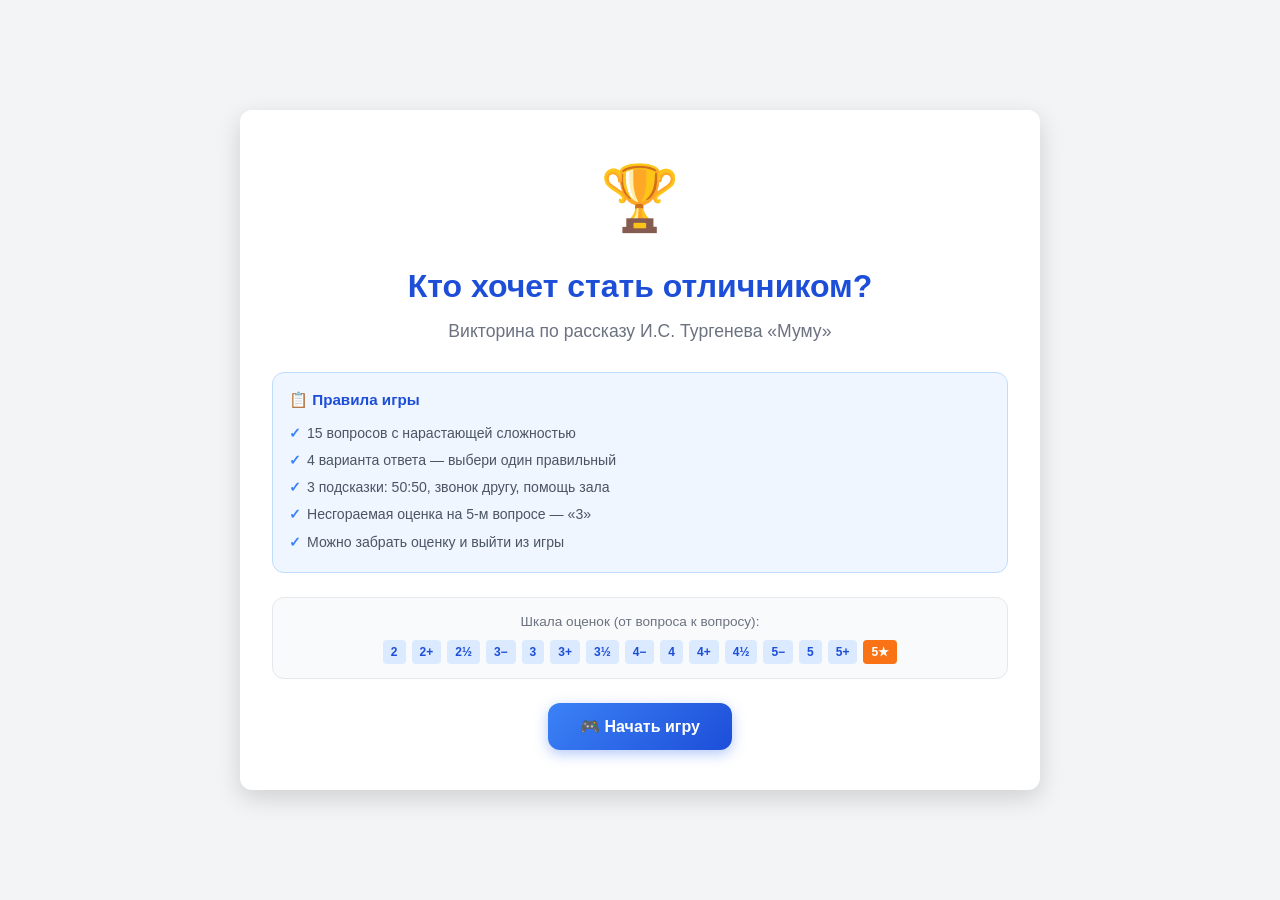
<file: example-mumu-quiz.html>
<!DOCTYPE html>
<html lang="ru">
<head>
<meta charset="UTF-8">
<meta name="viewport" content="width=device-width, initial-scale=1.0">
<title>Кто хочет стать отличником? — Муму</title>
<style>
  *, *::before, *::after { box-sizing: border-box; margin: 0; padding: 0; }
  :root {
    --blue-50: #eff6ff; --blue-100: #dbeafe; --blue-200: #bfdbfe; --blue-300: #93c5fd; --blue-400: #60a5fa; --blue-500: #3b82f6; --blue-600: #2563eb; --blue-700: #1d4ed8; --blue-800: #1e40af; --blue-900: #1e3a8a;
    --gray-50: #f9fafb; --gray-100: #f3f4f6; --gray-200: #e5e7eb; --gray-300: #d1d5db; --gray-400: #9ca3af; --gray-500: #6b7280; --gray-600: #4b5563; --gray-700: #374151; --gray-800: #1f2937; --gray-900: #111827;
    --green-500: #22c55e; --green-600: #16a34a; --green-700: #15803d; --red-500: #ef4444; --red-600: #dc2626; --red-700: #b91c1c; --orange-500: #f97316; --orange-600: #ea580c;
    --white: #ffffff; --shadow: 0 4px 12px rgba(0,0,0,0.1); --shadow-lg: 0 8px 24px rgba(0,0,0,0.15); --radius: 12px; --transition: 0.3s ease;
  }
  body { font-family: -apple-system, BlinkMacSystemFont, 'Segoe UI', Roboto, 'Helvetica Neue', Arial, sans-serif; background: var(--gray-100); color: var(--gray-800); min-height: 100vh; display: flex; flex-direction: column; align-items: center; justify-content: center; padding: 16px; line-height: 1.5; }
  .screen { display: none; width: 100%; max-width: 800px; animation: fadeIn 0.4s ease; }
  .screen.active { display: block; }
  @keyframes fadeIn { from { opacity: 0; transform: translateY(12px); } to { opacity: 1; transform: translateY(0); } }
  @keyframes pulse { 0%, 100% { transform: scale(1); } 50% { transform: scale(1.03); } }
  @keyframes bounceIn { 0% { transform: scale(0.3); opacity: 0; } 50% { transform: scale(1.05); } 70% { transform: scale(0.9); } 100% { transform: scale(1); opacity: 1; } }
  @keyframes correctFlash { 0% { background: var(--green-500); } 100% { background: var(--green-600); } }
  @keyframes wrongFlash { 0% { background: var(--red-500); } 100% { background: var(--red-600); } }
  .start-screen { text-align: center; background: var(--white); border-radius: var(--radius); padding: 40px 32px; box-shadow: var(--shadow-lg); }
  .start-screen h1 { font-size: clamp(1.3rem, 4vw, 2rem); color: var(--blue-700); margin-bottom: 8px; font-weight: 800; }
  .start-screen .subtitle { font-size: clamp(0.9rem, 2.5vw, 1.1rem); color: var(--gray-500); margin-bottom: 28px; }
  .start-screen .logo-icon { font-size: 4rem; margin-bottom: 16px; display: block; animation: pulse 2s infinite; }
  .info-box { background: var(--blue-50); border: 1px solid var(--blue-200); border-radius: var(--radius); padding: 16px; margin-bottom: 24px; text-align: left; }
  .info-box h3 { color: var(--blue-700); font-size: 0.95rem; margin-bottom: 8px; }
  .info-box ul { list-style: none; font-size: 0.88rem; color: var(--gray-600); }
  .info-box ul li { padding: 3px 0; position: relative; padding-left: 18px; }
  .info-box ul li::before { content: '✓'; position: absolute; left: 0; color: var(--blue-500); font-weight: bold; }
  .grade-system-box { background: var(--gray-50); border: 1px solid var(--gray-200); border-radius: var(--radius); padding: 14px; margin-bottom: 24px; text-align: center; }
  .grade-system-box p { font-size: 0.85rem; color: var(--gray-500); margin-bottom: 8px; }
  .grade-scale { display: flex; justify-content: center; gap: 6px; flex-wrap: wrap; font-size: 0.75rem; font-weight: 600; color: var(--gray-600); }
  .grade-scale span { background: var(--blue-100); color: var(--blue-700); padding: 3px 8px; border-radius: 4px; }
  .grade-scale .gs-end { background: var(--orange-500); color: var(--white); }
  .btn { display: inline-flex; align-items: center; justify-content: center; gap: 8px; padding: 14px 32px; font-size: 1rem; font-weight: 600; border: none; border-radius: var(--radius); cursor: pointer; transition: all var(--transition); outline: none; font-family: inherit; }
  .btn:focus-visible { box-shadow: 0 0 0 3px var(--blue-300); }
  .btn-primary { background: linear-gradient(135deg, var(--blue-500), var(--blue-700)); color: var(--white); box-shadow: 0 4px 14px rgba(37, 99, 235, 0.35); }
  .btn-primary:hover { transform: translateY(-2px); box-shadow: 0 6px 20px rgba(37, 99, 235, 0.45); }
  .btn-primary:active { transform: translateY(0); }
  .btn-secondary { background: var(--gray-200); color: var(--gray-700); }
  .btn-secondary:hover { background: var(--gray-300); }
  .btn-success { background: linear-gradient(135deg, var(--green-500), var(--green-700)); color: var(--white); }
  .btn-success:hover { transform: translateY(-2px); }
  .btn-group { display: flex; gap: 12px; flex-wrap: wrap; justify-content: center; }
  .game-screen { display: flex; flex-direction: column; gap: 16px; }
  .top-bar { display: flex; justify-content: space-between; align-items: center; background: var(--white); border-radius: var(--radius); padding: 12px 16px; box-shadow: var(--shadow); }
  .question-counter { font-size: 0.85rem; color: var(--gray-500); font-weight: 500; }
  .current-grade { font-size: 1.1rem; font-weight: 700; color: var(--blue-700); }
  .current-grade .grade-badge { display: inline-block; background: var(--blue-600); color: var(--white); padding: 2px 12px; border-radius: 6px; font-size: 1rem; }
  .hints-bar { display: flex; gap: 10px; justify-content: center; flex-wrap: wrap; }
  .hint-btn { display: flex; flex-direction: column; align-items: center; justify-content: center; width: 80px; height: 64px; border: 2px solid var(--blue-200); background: var(--white); border-radius: var(--radius); cursor: pointer; transition: all var(--transition); font-size: 0.7rem; color: var(--gray-600); font-family: inherit; font-weight: 500; outline: none; }
  .hint-btn .hint-icon { font-size: 1.4rem; margin-bottom: 2px; }
  .hint-btn:hover:not(:disabled) { border-color: var(--blue-500); background: var(--blue-50); }
  .hint-btn:focus-visible { box-shadow: 0 0 0 3px var(--blue-300); }
  .hint-btn:disabled { opacity: 0.4; cursor: not-allowed; border-color: var(--gray-300); }
  .game-main { display: flex; gap: 16px; align-items: flex-start; }
  .question-area { flex: 1; min-width: 0; }
  .grade-ladder { width: 200px; flex-shrink: 0; background: var(--white); border-radius: var(--radius); padding: 12px; box-shadow: var(--shadow); }
  .grade-ladder h3 { font-size: 0.8rem; color: var(--gray-400); text-transform: uppercase; letter-spacing: 1px; margin-bottom: 8px; text-align: center; }
  .ladder-step { display: flex; justify-content: space-between; align-items: center; padding: 5px 8px; border-radius: 6px; font-size: 0.78rem; transition: all var(--transition); color: var(--gray-500); }
  .ladder-step.current { background: var(--blue-600); color: var(--white); font-weight: 700; animation: pulse 1.5s infinite; }
  .ladder-step.passed { color: var(--green-600); font-weight: 600; }
  .ladder-step.milestone { color: var(--orange-600); font-weight: 700; }
  .ladder-step.milestone.passed { color: var(--green-700); }
  .ladder-step.milestone.current { background: var(--orange-600); }
  .ladder-num { font-weight: 600; margin-right: 6px; }
  .ladder-grade { font-weight: 700; }
  .question-card { background: linear-gradient(135deg, var(--blue-600), var(--blue-800)); border-radius: var(--radius); padding: 28px 24px; color: var(--white); text-align: center; box-shadow: var(--shadow-lg); margin-bottom: 16px; min-height: 120px; display: flex; align-items: center; justify-content: center; }
  .question-card .q-type { font-size: 0.75rem; text-transform: uppercase; letter-spacing: 1px; opacity: 0.7; margin-bottom: 8px; }
  .question-card .q-text { font-size: clamp(1rem, 3vw, 1.25rem); font-weight: 600; line-height: 1.5; }
  .answers-grid { display: grid; grid-template-columns: 1fr 1fr; gap: 10px; }
  .answer-btn { display: flex; align-items: center; gap: 12px; padding: 16px; background: var(--white); border: 2px solid var(--gray-200); border-radius: var(--radius); cursor: pointer; transition: all var(--transition); font-size: 0.95rem; color: var(--gray-700); font-family: inherit; font-weight: 500; text-align: left; outline: none; position: relative; overflow: hidden; }
  .answer-btn .answer-letter { display: flex; align-items: center; justify-content: center; width: 32px; height: 32px; border-radius: 50%; background: var(--blue-100); color: var(--blue-700); font-weight: 700; font-size: 0.85rem; flex-shrink: 0; transition: all var(--transition); }
  .answer-btn:hover:not(:disabled) { border-color: var(--blue-400); background: var(--blue-50); transform: translateY(-2px); box-shadow: 0 4px 12px rgba(59, 130, 246, 0.15); }
  .answer-btn:hover:not(:disabled) .answer-letter { background: var(--blue-500); color: var(--white); }
  .answer-btn.selected { border-color: var(--orange-500); background: #fff7ed; animation: pulse 0.6s; }
  .answer-btn.selected .answer-letter { background: var(--orange-500); color: var(--white); }
  .answer-btn.correct { border-color: var(--green-500); background: #f0fdf4; animation: correctFlash 0.5s ease; }
  .answer-btn.correct .answer-letter { background: var(--green-500); color: var(--white); }
  .answer-btn.wrong { border-color: var(--red-500); background: #fef2f2; animation: wrongFlash 0.5s ease; }
  .answer-btn.wrong .answer-letter { background: var(--red-500); color: var(--white); }
  .answer-btn:disabled { cursor: not-allowed; opacity: 0.6; }
  .answer-btn.hidden-5050 { opacity: 0.25; pointer-events: none; border-color: transparent; background: var(--gray-100); }
  .take-money-btn { margin-top: 12px; text-align: center; }
  .btn-take-money { background: var(--gray-200); color: var(--gray-600); padding: 10px 24px; font-size: 0.85rem; border-radius: 8px; }
  .btn-take-money:hover { background: var(--gray-300); color: var(--gray-700); }
  .modal-overlay { display: none; position: fixed; inset: 0; background: rgba(0,0,0,0.5); z-index: 100; align-items: center; justify-content: center; padding: 16px; animation: fadeIn 0.2s ease; }
  .modal-overlay.active { display: flex; }
  .modal { background: var(--white); border-radius: var(--radius); padding: 32px; max-width: 420px; width: 100%; box-shadow: var(--shadow-lg); text-align: center; animation: bounceIn 0.4s ease; }
  .modal h2 { font-size: 1.3rem; color: var(--gray-800); margin-bottom: 8px; }
  .modal p { color: var(--gray-500); margin-bottom: 20px; font-size: 0.95rem; }
  .friend-response { background: var(--blue-50); border: 1px solid var(--blue-200); border-radius: 8px; padding: 16px; margin: 16px 0; text-align: left; font-size: 0.9rem; color: var(--gray-700); line-height: 1.6; }
  .friend-response .friend-name { font-weight: 700; color: var(--blue-700); }
  .audience-chart { display: flex; align-items: flex-end; justify-content: center; gap: 16px; height: 140px; margin: 16px 0; padding: 0 8px; }
  .audience-bar-wrapper { display: flex; flex-direction: column; align-items: center; gap: 6px; flex: 1; max-width: 60px; }
  .audience-bar { width: 100%; border-radius: 6px 6px 0 0; background: linear-gradient(to top, var(--blue-500), var(--blue-400)); transition: height 0.8s ease; min-height: 4px; }
  .audience-bar.highlight { background: linear-gradient(to top, var(--green-600), var(--green-500)); }
  .audience-label { font-size: 0.75rem; font-weight: 700; color: var(--gray-600); }
  .audience-percent { font-size: 0.7rem; color: var(--gray-400); font-weight: 600; }
  .end-screen { text-align: center; background: var(--white); border-radius: var(--radius); padding: 40px 32px; box-shadow: var(--shadow-lg); }
  .end-screen .end-icon { font-size: 3.5rem; display: block; margin-bottom: 16px; }
  .end-screen h2 { font-size: 1.6rem; color: var(--gray-800); margin-bottom: 8px; }
  .end-screen .end-grade { font-size: 2.5rem; font-weight: 800; color: var(--blue-700); margin: 12px 0; display: inline-block; background: var(--blue-100); padding: 8px 28px; border-radius: 12px; }
  .end-screen .end-subtitle { color: var(--gray-500); font-size: 0.95rem; margin-bottom: 20px; }
  .stats-row { display: flex; justify-content: center; gap: 24px; margin-bottom: 24px; flex-wrap: wrap; }
  .stat-item { text-align: center; }
  .stat-value { font-size: 1.5rem; font-weight: 700; color: var(--blue-700); }
  .stat-label { font-size: 0.75rem; color: var(--gray-400); text-transform: uppercase; letter-spacing: 0.5px; }
  @media (max-width: 700px) {
    .game-main { flex-direction: column; }
    .grade-ladder { width: 100%; display: flex; flex-wrap: wrap; gap: 4px; padding: 8px; }
    .grade-ladder h3 { width: 100%; }
    .ladder-step { flex: 0 0 auto; padding: 3px 8px; font-size: 0.7rem; }
    .answers-grid { grid-template-columns: 1fr; }
    .question-card { padding: 20px 16px; }
    .hint-btn { width: 70px; height: 56px; font-size: 0.65rem; }
  }
  .hidden { display: none !important; }
</style>
</head>
<body>
<section id="startScreen" class="screen active">
  <div class="start-screen">
    <span class="logo-icon">🏆</span>
    <h1>Кто хочет стать отличником?</h1>
    <p class="subtitle">Викторина по рассказу И.С. Тургенева «Муму»</p>
    <div class="info-box">
      <h3>📋 Правила игры</h3>
      <ul>
        <li>15 вопросов с нарастающей сложностью</li>
        <li>4 варианта ответа — выбери один правильный</li>
        <li>3 подсказки: 50:50, звонок другу, помощь зала</li>
        <li>Несгораемая оценка на 5-м вопросе — «3»</li>
        <li>Можно забрать оценку и выйти из игры</li>
      </ul>
    </div>
    <div class="grade-system-box">
      <p>Шкала оценок (от вопроса к вопросу):</p>
      <div class="grade-scale" id="gradeScaleDisplay"></div>
    </div>
    <button class="btn btn-primary" id="btnNewGame">🎮 Начать игру</button>
  </div>
</section>
<section id="gameScreen" class="screen">
  <div class="game-screen">
    <div class="top-bar">
      <span class="question-counter" id="questionCounter">Вопрос 1 из 15</span>
      <span class="current-grade">Оценка: <span class="grade-badge" id="gradeBadge">2</span></span>
    </div>
    <div class="hints-bar">
      <button class="hint-btn" id="hint5050"><span class="hint-icon">✂️</span><span>50:50</span></button>
      <button class="hint-btn" id="hintPhone"><span class="hint-icon">📞</span><span>Звонок</span></button>
      <button class="hint-btn" id="hintAudience"><span class="hint-icon">👥</span><span>Зал</span></button>
    </div>
    <div class="game-main">
      <div class="question-area">
        <div class="question-card"><div><div class="q-type" id="qType">На внимание</div><div class="q-text" id="qText">Загрузка вопроса...</div></div></div>
        <div class="answers-grid" id="answersGrid"></div>
        <div class="take-money-btn"><button class="btn btn-take-money" id="btnTakeMoney">📝 Забрать оценку и выйти</button></div>
      </div>
      <nav class="grade-ladder"><h3>Оценки</h3><div id="ladderSteps"></div></nav>
    </div>
  </div>
</section>
<section id="endScreen" class="screen">
  <div class="end-screen">
    <span class="end-icon" id="endIcon">🏆</span>
    <h2 id="endTitle">Поздравляем!</h2>
    <div class="end-grade" id="endGradeBadge">5</div>
    <p class="end-subtitle" id="endSubtitle">Вы стали отличником!</p>
    <div class="stats-row">
      <div class="stat-item"><div class="stat-value" id="statCorrect">0</div><div class="stat-label">Правильных</div></div>
      <div class="stat-item"><div class="stat-value" id="statWrong">0</div><div class="stat-label">Ошибок</div></div>
      <div class="stat-item"><div class="stat-value" id="statHints">0</div><div class="stat-label">Подсказок</div></div>
    </div>
    <button class="btn btn-primary" id="btnPlayAgain">🔄 Играть снова</button>
  </div>
</section>
<script>
(function () {
  'use strict';
  const GRADES = ['2', '2+', '2½', '3−', '3', '3+', '3½', '4−', '4', '4+', '4½', '5−', '5', '5+', '5★'];
  const MILESTONE_1 = 4;
  const LETTERS = ['A', 'B', 'C', 'D'];
  const QUESTIONS = [
    { type: 'На внимание', text: 'Как звали главного героя рассказа И.С. Тургенева «Муму»?', answers: ['Герасим', 'Гаврила', 'Степан', 'Антон'], correct: 0 },
    { type: 'На внимание', text: 'Каким был Герасим по физической природе?', answers: ['Худым и слабым', 'Высоким и тучным, богатырского сложения', 'Среднего роста, обыкновенным', 'Маленьким и тщедушным'], correct: 1 },
    { type: 'На внимание', text: 'Какую должность занимал Герасим в доме барыни?', answers: ['Повар', 'Кучер', 'Дворник', 'Садовник'], correct: 2 },
    { type: 'На внимание', text: 'Каким физическим недостатком страдал Герасим?', answers: ['Был слепым', 'Был глухонемым', 'Был хромым', 'Был немым, но слышал'], correct: 1 },
    { type: 'На внимание', text: 'Кого Герасим нашёл и спас в самом начале рассказа?', answers: ['Котёнка', 'Щенка', 'Утёнка', 'Ребёнка'], correct: 1 },
    { type: 'На понимание', text: 'Как Герасим назвал свою собачку?', answers: ['Бобик', 'Жучка', 'Муму', 'Шарик'], correct: 2 },
    { type: 'На понимание', text: 'Почему барыня приказала избавиться от Муму?', answers: ['Собака была больной', 'Собака залаяла, когда барыня была в дурном настроении', 'Герасим не ухаживал за собакой', 'Собака испортила мебель в доме'], correct: 1 },
    { type: 'На понимание', text: 'Как барыня относилась к своим крепостным крестьянам?', answers: ['С уважением и заботой', 'Как к равным себе', 'Как к своей собственности, капризно и деспотично', 'Не обращала на них внимания'], correct: 2 },
    { type: 'На понимание', text: 'Что сделал Герасим, получив приказ избавиться от Муму?', answers: ['Спрятал собаку в лесу', 'Утопил Муму в реке, выполняя приказ', 'Отдал Муму другому крестьянину', 'Убежал вместе с Муму'], correct: 1 },
    { type: 'На понимание', text: 'Какой поступок совершил Герасим сразу после смерти Муму?', answers: ['Попросил прощения у барыни', 'Ушёл пешком в свою родную деревню', 'Стал пьянствовать', 'Остался работать у барыни'], correct: 1 },
    { type: 'На размышление', text: 'Почему Герасим не мог просто ослушаться барыни и не отдать Муму?', answers: ['Он боялся других крестьян', 'Он был крепостным и полностью зависим от воли барыни', 'Он не любил Муму', 'Барыня заплатила ему денег'], correct: 1 },
    { type: 'На размышление', text: 'Что символизирует образ Муму в рассказе Тургенева?', answers: ['Богатство и роскошь', 'Беззащитность, чистую любовь и жертвенность', 'Свободу и независимость', 'Хитрость и ум'], correct: 1 },
    { type: 'На размышление', text: 'Какой социальный контекст отражён в рассказе «Муму»?', answers: ['Жизнь дворян в Петербурге', 'Крепостное право и бесправие крестьян в России', 'Революционные настроения 19 века', 'Торговля и купечество'], correct: 1 },
    { type: 'На размышление', text: 'В чём заключается значение финала — ухода Герасима в деревню?', answers: ['Герасим просто соскучился по дому', 'Это акт немого протеста и обретение внутренней свободы', 'Герасим решил вернуться за деньгами', 'Барыня сама отпустила его с подарками'], correct: 1 },
    { type: 'На размышление', text: 'Какова главная идея рассказа «Муму»?', answers: ['Нужно заботиться о домашних животных', 'Критика крепостного права и утверждение человеческого достоинства', 'Деревенская жизнь лучше городской', 'Любовь побеждает всё'], correct: 1 }
  ];
  const startScreen = document.getElementById('startScreen');
  const gameScreen = document.getElementById('gameScreen');
  const endScreen = document.getElementById('endScreen');
  const btnNewGame = document.getElementById('btnNewGame');
  const btnPlayAgain = document.getElementById('btnPlayAgain');
  const qType = document.getElementById('qType');
  const qText = document.getElementById('qText');
  const answersGrid = document.getElementById('answersGrid');
  const questionCounter = document.getElementById('questionCounter');
  const gradeBadge = document.getElementById('gradeBadge');
  const ladderSteps = document.getElementById('ladderSteps');
  const gradeScaleDisplay = document.getElementById('gradeScaleDisplay');
  const statCorrect = document.getElementById('statCorrect');
  const statWrong = document.getElementById('statWrong');
  const statHints = document.getElementById('statHints');
  const endGradeBadge = document.getElementById('endGradeBadge');
  const endTitle = document.getElementById('endTitle');
  const endSubtitle = document.getElementById('endSubtitle');
  const hintButtons = [document.getElementById('hint5050'), document.getElementById('hintPhone'), document.getElementById('hintAudience')];
  let state = { idx: 0, correct: 0, wrong: 0, hints: 0, eliminated: [] };
  function showScreen(el) { [startScreen, gameScreen, endScreen].forEach((s) => s.classList.remove('active')); el.classList.add('active'); }
  function buildGradeScale() { gradeScaleDisplay.innerHTML = ''; GRADES.forEach((g, i) => { const s = document.createElement('span'); s.textContent = g; if (i === GRADES.length - 1) s.className = 'gs-end'; gradeScaleDisplay.appendChild(s); }); }
  function buildLadder() { ladderSteps.innerHTML = ''; for (let i = GRADES.length - 1; i >= 0; i--) { const d = document.createElement('div'); d.id = 'ladder-' + i; d.className = 'ladder-step' + (i === MILESTONE_1 ? ' milestone' : ''); d.innerHTML = '<span class="ladder-num">' + (i + 1) + '</span><span class="ladder-grade">' + GRADES[i] + '</span>'; ladderSteps.appendChild(d);} }
  function updateLadder() { for (let i = 0; i < GRADES.length; i++) { const el = document.getElementById('ladder-' + i); if (!el) continue; el.classList.remove('current', 'passed'); if (i === state.idx) el.classList.add('current'); else if (i < state.idx) el.classList.add('passed'); } }
  function renderQuestion() {
    if (state.idx >= QUESTIONS.length) return endGame(true);
    const q = QUESTIONS[state.idx];
    questionCounter.textContent = 'Вопрос ' + (state.idx + 1) + ' из ' + QUESTIONS.length;
    gradeBadge.textContent = GRADES[state.idx];
    qType.textContent = q.type;
    qText.textContent = q.text;
    answersGrid.innerHTML = '';
    q.answers.forEach((a, i) => {
      const b = document.createElement('button');
      b.className = 'answer-btn';
      b.innerHTML = '<span class="answer-letter">' + LETTERS[i] + '</span><span class="answer-text">' + a + '</span>';
      if (state.eliminated.includes(i)) { b.classList.add('hidden-5050'); b.disabled = true; }
      b.addEventListener('click', () => handleAnswer(i, b));
      answersGrid.appendChild(b);
    });
    updateLadder();
  }
  function handleAnswer(index, btn) {
    const q = QUESTIONS[state.idx];
    const all = answersGrid.querySelectorAll('.answer-btn');
    all.forEach((b) => { b.disabled = true; });
    if (index === q.correct) {
      btn.classList.add('correct');
      state.correct++;
      setTimeout(() => { state.idx++; state.eliminated = []; renderQuestion(); }, 900);
    } else {
      btn.classList.add('wrong');
      all[q.correct].classList.add('correct');
      state.wrong++;
      setTimeout(() => endGame(false), 1200);
    }
  }
  function useFifty() {
    const q = QUESTIONS[state.idx];
    const wrong = [0, 1, 2, 3].filter((i) => i !== q.correct).sort(() => Math.random() - 0.5).slice(0, 2);
    state.eliminated = wrong;
    state.hints++;
    hintButtons[0].disabled = true;
    renderQuestion();
  }
  function endGame(won) {
    endGradeBadge.textContent = won ? GRADES[GRADES.length - 1] : (state.idx > MILESTONE_1 ? GRADES[MILESTONE_1] : '2');
    endTitle.textContent = won ? 'Поздравляем! Вы — отличник!' : 'Игра окончена';
    endSubtitle.textContent = won ? 'Вы прошли все 15 вопросов!' : 'Попробуйте снова';
    statCorrect.textContent = String(state.correct);
    statWrong.textContent = String(state.wrong);
    statHints.textContent = String(state.hints);
    showScreen(endScreen);
  }
  function startGame() { state = { idx: 0, correct: 0, wrong: 0, hints: 0, eliminated: [] }; hintButtons.forEach((b) => { b.disabled = false; }); buildLadder(); renderQuestion(); showScreen(gameScreen); }
  btnNewGame.addEventListener('click', startGame);
  btnPlayAgain.addEventListener('click', () => showScreen(startScreen));
  document.getElementById('hint5050').addEventListener('click', useFifty);
  document.getElementById('hintPhone').addEventListener('click', () => { hintButtons[1].disabled = true; state.hints++; });
  document.getElementById('hintAudience').addEventListener('click', () => { hintButtons[2].disabled = true; state.hints++; });
  document.getElementById('btnTakeMoney').addEventListener('click', () => endGame(false));
  buildGradeScale();
  buildLadder();
})();
</script>
</body>
</html>
</file>
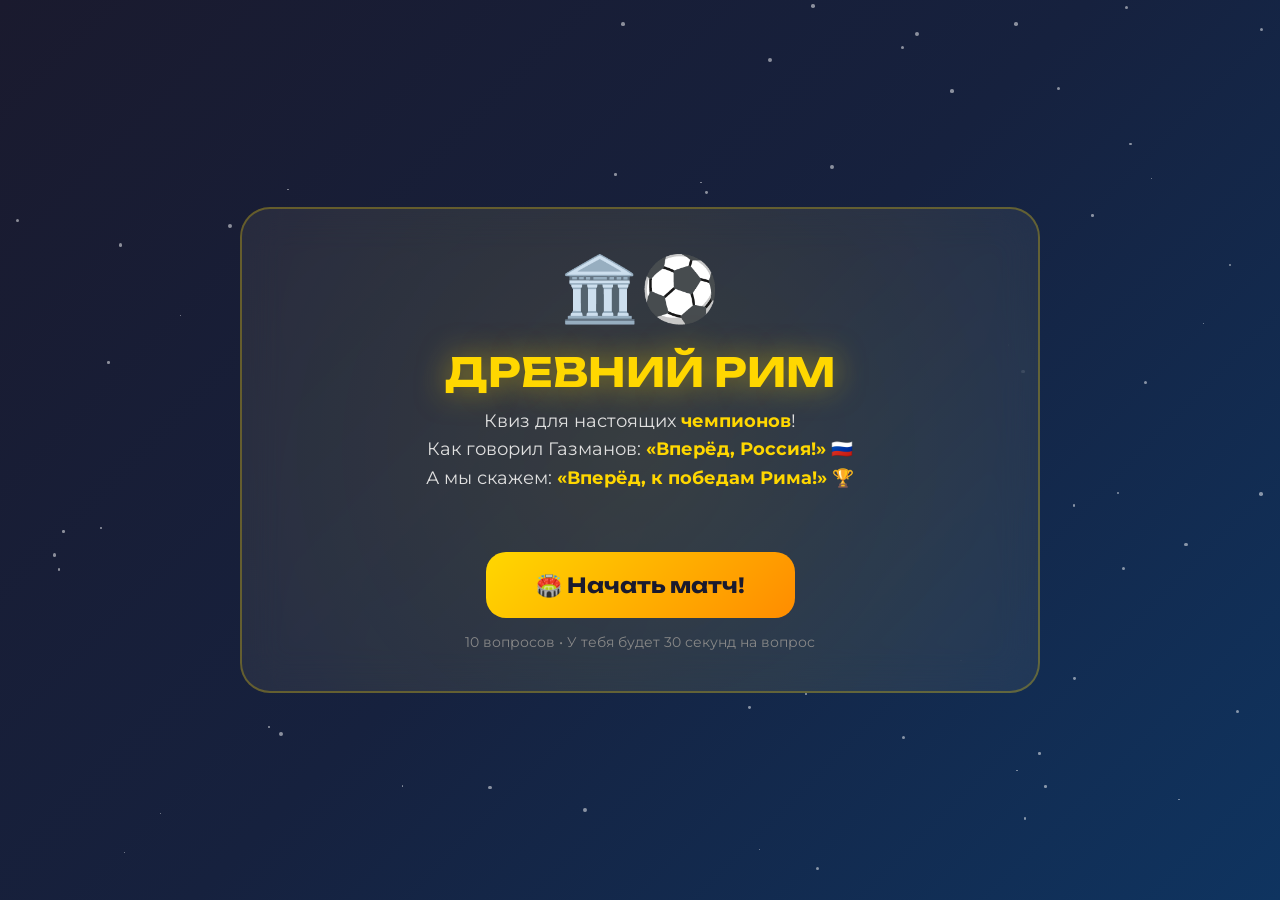
<file: example-quiz.html>
<!DOCTYPE html>
<html lang="ru">
<head>
    <meta charset="UTF-8">
    <meta name="viewport" content="width=device-width, initial-scale=1.0">
    <title>Квиз: Древний Рим ⚽</title>
    <style>
        @import url('https://fonts.googleapis.com/css2?family=Unbounded:wght@400;700;900&family=Montserrat:wght@400;600;700&display=swap');

        * {
            margin: 0;
            padding: 0;
            box-sizing: border-box;
        }

        body {
            font-family: 'Montserrat', sans-serif;
            background: linear-gradient(135deg, #1a1a2e 0%, #16213e 50%, #0f3460 100%);
            min-height: 100vh;
            display: flex;
            justify-content: center;
            align-items: center;
            padding: 20px;
            overflow-x: hidden;
        }

        .quiz-container {
            max-width: 800px;
            width: 100%;
            background: rgba(255, 255, 255, 0.05);
            backdrop-filter: blur(20px);
            border-radius: 30px;
            border: 2px solid rgba(255, 215, 0, 0.3);
            padding: 40px;
            position: relative;
            overflow: hidden;
        }

        .quiz-container::before {
            content: '';
            position: absolute;
            top: -50%;
            left: -50%;
            width: 200%;
            height: 200%;
            background: radial-gradient(circle, rgba(255, 215, 0, 0.1) 0%, transparent 60%);
            animation: rotateGlow 15s linear infinite;
            pointer-events: none;
        }

        @keyframes rotateGlow {
            0% { transform: rotate(0deg); }
            100% { transform: rotate(360deg); }
        }

        .header {
            text-align: center;
            margin-bottom: 30px;
            position: relative;
            z-index: 1;
        }

        .header h1 {
            font-family: 'Unbounded', sans-serif;
            font-size: 2.5rem;
            color: #ffd700;
            text-shadow: 0 0 30px rgba(255, 215, 0, 0.5);
            margin-bottom: 10px;
        }

        .header .subtitle {
            font-size: 1.1rem;
            color: #e0e0e0;
            line-height: 1.6;
        }

        .header .subtitle span {
            color: #ffd700;
            font-weight: 700;
        }

        .score-bar {
            display: flex;
            justify-content: space-between;
            align-items: center;
            background: rgba(255, 255, 255, 0.08);
            border-radius: 15px;
            padding: 15px 25px;
            margin-bottom: 30px;
            position: relative;
            z-index: 1;
            border: 1px solid rgba(255, 215, 0, 0.2);
        }

        .score-item {
            text-align: center;
        }

        .score-item .label {
            font-size: 0.8rem;
            color: #aaa;
            text-transform: uppercase;
            letter-spacing: 1px;
        }

        .score-item .value {
            font-family: 'Unbounded', sans-serif;
            font-size: 1.8rem;
            color: #ffd700;
        }

        .progress-bar {
            width: 100%;
            height: 12px;
            background: rgba(255, 255, 255, 0.1);
            border-radius: 10px;
            margin-bottom: 30px;
            overflow: hidden;
            position: relative;
            z-index: 1;
        }

        .progress-fill {
            height: 100%;
            background: linear-gradient(90deg, #ffd700, #ff8c00, #ffd700);
            border-radius: 10px;
            transition: width 0.5s ease;
            background-size: 200% 100%;
            animation: shimmer 2s infinite;
        }

        @keyframes shimmer {
            0% { background-position: -200% 0; }
            100% { background-position: 200% 0; }
        }

        .question-card {
            background: rgba(255, 255, 255, 0.06);
            border-radius: 20px;
            padding: 30px;
            margin-bottom: 25px;
            border: 1px solid rgba(255, 215, 0, 0.15);
            position: relative;
            z-index: 1;
            animation: slideIn 0.5s ease;
        }

        @keyframes slideIn {
            from {
                opacity: 0;
                transform: translateX(50px);
            }
            to {
                opacity: 1;
                transform: translateX(0);
            }
        }

        .question-number {
            font-family: 'Unbounded', sans-serif;
            font-size: 0.9rem;
            color: #ff8c00;
            margin-bottom: 10px;
        }

        .question-text {
            font-size: 1.3rem;
            color: #ffffff;
            font-weight: 600;
            line-height: 1.5;
            margin-bottom: 25px;
        }

        .options-grid {
            display: grid;
            grid-template-columns: 1fr 1fr;
            gap: 12px;
        }

        .option-btn {
            background: rgba(255, 255, 255, 0.08);
            border: 2px solid rgba(255, 255, 255, 0.15);
            border-radius: 15px;
            padding: 18px 20px;
            color: #ffffff;
            font-size: 1rem;
            font-weight: 600;
            cursor: pointer;
            transition: all 0.3s ease;
            text-align: left;
            position: relative;
            overflow: hidden;
        }

        .option-btn::before {
            content: '';
            position: absolute;
            top: 0;
            left: 0;
            width: 100%;
            height: 100%;
            background: linear-gradient(135deg, rgba(255, 215, 0, 0.2), rgba(255, 140, 0, 0.2));
            opacity: 0;
            transition: opacity 0.3s ease;
        }

        .option-btn:hover {
            border-color: #ffd700;
            transform: translateY(-3px);
            box-shadow: 0 10px 30px rgba(255, 215, 0, 0.2);
        }

        .option-btn:hover::before {
            opacity: 1;
        }

        .option-btn.correct {
            border-color: #00ff88;
            background: rgba(0, 255, 136, 0.15);
            box-shadow: 0 0 30px rgba(0, 255, 136, 0.3);
        }

        .option-btn.wrong {
            border-color: #ff4444;
            background: rgba(255, 68, 68, 0.15);
            box-shadow: 0 0 30px rgba(255, 68, 68, 0.3);
            animation: shake 0.5s ease;
        }

        @keyframes shake {
            0%, 100% { transform: translateX(0); }
            25% { transform: translateX(-10px); }
            75% { transform: translateX(10px); }
        }

        .option-btn .option-letter {
            display: inline-block;
            width: 30px;
            height: 30px;
            line-height: 30px;
            text-align: center;
            background: rgba(255, 215, 0, 0.2);
            border-radius: 8px;
            margin-right: 10px;
            font-family: 'Unbounded', sans-serif;
            font-size: 0.9rem;
        }

        .feedback {
            text-align: center;
            padding: 20px;
            border-radius: 15px;
            margin-top: 20px;
            font-size: 1.1rem;
            font-weight: 600;
            animation: fadeIn 0.3s ease;
            display: none;
        }

        .feedback.show {
            display: block;
        }

        .feedback.correct-feedback {
            background: rgba(0, 255, 136, 0.1);
            border: 1px solid rgba(0, 255, 136, 0.3);
            color: #00ff88;
        }

        .feedback.wrong-feedback {
            background: rgba(255, 68, 68, 0.1);
            border: 1px solid rgba(255, 68, 68, 0.3);
            color: #ff6b6b;
        }

        @keyframes fadeIn {
            from { opacity: 0; transform: translateY(10px); }
            to { opacity: 1; transform: translateY(0); }
        }

        .next-btn {
            display: none;
            width: 100%;
            padding: 18px;
            background: linear-gradient(135deg, #ffd700, #ff8c00);
            border: none;
            border-radius: 15px;
            color: #1a1a2e;
            font-family: 'Unbounded', sans-serif;
            font-size: 1.1rem;
            font-weight: 700;
            cursor: pointer;
            margin-top: 20px;
            transition: all 0.3s ease;
            position: relative;
            z-index: 1;
        }

        .next-btn.show {
            display: block;
        }

        .start-screen, .result-screen {
            text-align: center;
            position: relative;
            z-index: 1;
        }

        .start-screen .logo {
            font-size: 4rem;
            margin-bottom: 20px;
        }

        .start-btn, .restart-btn {
            padding: 20px 50px;
            background: linear-gradient(135deg, #ffd700, #ff8c00);
            border: none;
            border-radius: 20px;
            color: #1a1a2e;
            font-family: 'Unbounded', sans-serif;
            font-size: 1.3rem;
            font-weight: 700;
            cursor: pointer;
            margin-top: 30px;
            transition: all 0.3s ease;
        }

        .result-screen .result-icon {
            font-size: 5rem;
            margin-bottom: 20px;
            animation: bounce 1s ease infinite;
        }

        @keyframes bounce {
            0%, 100% { transform: translateY(0); }
            50% { transform: translateY(-20px); }
        }

        .result-screen h2 {
            font-family: 'Unbounded', sans-serif;
            font-size: 2rem;
            color: #ffd700;
            margin-bottom: 15px;
        }

        .result-screen .result-score {
            font-family: 'Unbounded', sans-serif;
            font-size: 3.5rem;
            color: #ffffff;
            margin: 20px 0;
            text-shadow: 0 0 40px rgba(255, 215, 0, 0.5);
        }

        .result-screen .result-message {
            font-size: 1.2rem;
            color: #ccc;
            line-height: 1.6;
            margin-bottom: 10px;
        }

        .result-screen .gazmanov-quote {
            font-style: italic;
            color: #ff8c00;
            font-size: 1.1rem;
            margin: 20px 0;
            padding: 15px;
            background: rgba(255, 140, 0, 0.1);
            border-radius: 10px;
            border-left: 4px solid #ff8c00;
        }

        .confetti {
            position: fixed;
            top: -10px;
            width: 10px;
            height: 10px;
            border-radius: 2px;
            pointer-events: none;
            z-index: 1000;
            animation: confettiFall linear forwards;
        }

        @keyframes confettiFall {
            0% {
                transform: translateY(0) rotate(0deg);
                opacity: 1;
            }
            100% {
                transform: translateY(100vh) rotate(720deg);
                opacity: 0;
            }
        }

        .hidden {
            display: none !important;
        }

        @media (max-width: 600px) {
            .quiz-container {
                padding: 25px 20px;
            }

            .header h1 {
                font-size: 1.8rem;
            }

            .options-grid {
                grid-template-columns: 1fr;
            }

            .question-text {
                font-size: 1.1rem;
            }

            .score-bar {
                flex-wrap: wrap;
                gap: 10px;
            }

            .score-item .value {
                font-size: 1.4rem;
            }
        }

        .stars {
            position: fixed;
            top: 0;
            left: 0;
            width: 100%;
            height: 100%;
            pointer-events: none;
            z-index: 0;
        }

        .star {
            position: absolute;
            width: 3px;
            height: 3px;
            background: rgba(255, 255, 255, 0.5);
            border-radius: 50%;
            animation: twinkle 3s ease-in-out infinite;
        }

        @keyframes twinkle {
            0%, 100% { opacity: 0.3; }
            50% { opacity: 1; }
        }

        .timer-bar {
            width: 100%;
            height: 6px;
            background: rgba(255, 255, 255, 0.1);
            border-radius: 3px;
            margin-bottom: 20px;
            overflow: hidden;
            position: relative;
            z-index: 1;
        }

        .timer-fill {
            height: 100%;
            background: linear-gradient(90deg, #ff4444, #ff8c00, #ffd700);
            border-radius: 3px;
            transition: width 0.1s linear;
        }
    </style>
</head>
<body>
    <div class="stars" id="stars"></div>
    <div class="quiz-container">
        <div class="start-screen" id="startScreen">
            <div class="logo">🏛️⚽</div>
            <div class="header">
                <h1>ДРЕВНИЙ РИМ</h1>
                <p class="subtitle">
                    Квиз для настоящих <span>чемпионов</span>!<br>
                    Как говорил Газманов: <span>«Вперёд, Россия!»</span> 🇷🇺<br>
                    А мы скажем: <span>«Вперёд, к победам Рима!»</span> 🏆
                </p>
            </div>
            <button class="start-btn" onclick="startQuiz()">🏟️ Начать матч!</button>
            <p style="color: #888; margin-top: 15px; font-size: 0.9rem;">10 вопросов • У тебя будет 30 секунд на вопрос</p>
        </div>
        <div class="hidden" id="quizScreen">
            <div class="header"><h1>🏛️ ДРЕВНИЙ РИМ ⚽</h1></div>
            <div class="score-bar">
                <div class="score-item"><div class="label">Вопрос</div><div class="value" id="currentQ">1/10</div></div>
                <div class="score-item"><div class="label">Очки</div><div class="value" id="score">0</div></div>
                <div class="score-item"><div class="label">Стрик</div><div class="value" id="streak">🔥0</div></div>
            </div>
            <div class="timer-bar"><div class="timer-fill" id="timerFill" style="width: 100%"></div></div>
            <div class="progress-bar"><div class="progress-fill" id="progressFill" style="width: 0%"></div></div>
            <div class="question-card" id="questionCard">
                <div class="question-number" id="questionNumber">Вопрос 1 из 10</div>
                <div class="question-text" id="questionText"></div>
                <div class="options-grid" id="optionsGrid"></div>
                <div class="feedback" id="feedback"></div>
            </div>
            <button class="next-btn" id="nextBtn" onclick="nextQuestion()">Следующий вопрос →</button>
        </div>
        <div class="hidden" id="resultScreen">
            <div class="result-screen">
                <div class="result-icon" id="resultIcon">🏆</div>
                <h2 id="resultTitle">Матч окончен!</h2>
                <div class="result-score" id="resultScore">0/10</div>
                <div class="result-message" id="resultMessage"></div>
                <div class="gazmanov-quote" id="gazmanovQuote"></div>
                <button class="restart-btn" onclick="restartQuiz()">🔄 Переигровка!</button>
            </div>
        </div>
    </div>
    <script>
        const starsContainer = document.getElementById('stars');
        for (let i = 0; i < 80; i++) {
            const star = document.createElement('div');
            star.className = 'star';
            star.style.left = Math.random() * 100 + '%';
            star.style.top = Math.random() * 100 + '%';
            star.style.animationDelay = Math.random() * 3 + 's';
            star.style.width = Math.random() * 3 + 1 + 'px';
            star.style.height = star.style.width;
            starsContainer.appendChild(star);
        }

        const quizData = [
            { question: "🏟️ Как назывался самый большой стадион Рима?", options: ["Парфенон", "Колизей", "Пантеон", "Цирк"], correct: 1, explanation: "Колизей — самый знаменитый стадион Древнего Рима!" },
            { question: "⚽ Как назывался город, из которого правил император?", options: ["Афины", "Рим", "Карфаген", "Александрия"], correct: 1, explanation: "Рим — столица великой империи!" },
            { question: "🎵 Кто перешёл реку Рубикон со словами «Жребий брошен!»?", options: ["Август", "Нерон", "Юлий Цезарь", "Калигула"], correct: 2, explanation: "Юлий Цезарь перешёл Рубикон в 49 году до н.э." },
            { question: "🏛️ Как назывался храм всех богов с огромным куполом?", options: ["Колизей", "Пантеон", "Базилика", "Арена"], correct: 1, explanation: "Пантеон — храм всех богов." },
            { question: "⚔️ Как назывался жест большим пальцем?", options: ["Thumbs Up", "Pollice Verso", "Ave Caesar", "Manus Iusta"], correct: 1, explanation: "Pollice Verso — «повёрнутый палец»." },
            { question: "🌍 Какое море римляне называли «Наше море»?", options: ["Чёрное море", "Красное море", "Средиземное море", "Балтийское море"], correct: 2, explanation: "Mare Nostrum — Средиземное море." },
            { question: "📜 Как назывался свод законов на 12 таблицах?", options: ["12 заповедей", "12 таблиц", "Кодекс Хаммурапи", "Великая хартия"], correct: 1, explanation: "Законы XII таблиц — основа римского права." },
            { question: "🛡️ Как называлось построение «черепаха»?", options: ["Фаланга", "Клин", "Черепаха (Testudo)", "Стена"], correct: 2, explanation: "Testudo — «черепаха»." },
            { question: "💧 Как назывались сооружения для подачи воды?", options: ["Мосты", "Акведуки", "Каналы", "Фонтаны"], correct: 1, explanation: "Акведуки — водопроводы Древнего Рима." },
            { question: "🎤 Кто был последним императором Западной Рима?", options: ["Ромул Августул", "Юстиниан", "Константин", "Диоклетиан"], correct: 0, explanation: "Ромул Августул — последний император." }
        ];

        let currentQuestion = 0;
        let score = 0;
        let streak = 0;
        let timer = null;
        let timeLeft = 30;
        let answered = false;

        function startQuiz() {
            document.getElementById('startScreen').classList.add('hidden');
            document.getElementById('quizScreen').classList.remove('hidden');
            loadQuestion();
        }

        function loadQuestion() {
            answered = false;
            timeLeft = 30;
            const q = quizData[currentQuestion];
            document.getElementById('currentQ').textContent = `${currentQuestion + 1}/10`;
            document.getElementById('questionNumber').textContent = `Вопрос ${currentQuestion + 1} из 10`;
            document.getElementById('questionText').innerHTML = q.question;
            document.getElementById('progressFill').style.width = `${(currentQuestion / 10) * 100}%`;
            const optionsGrid = document.getElementById('optionsGrid');
            optionsGrid.innerHTML = '';
            const letters = ['А', 'Б', 'В', 'Г'];
            q.options.forEach((opt, idx) => {
                const btn = document.createElement('button');
                btn.className = 'option-btn';
                btn.innerHTML = `<span class="option-letter">${letters[idx]}</span> ${opt}`;
                btn.onclick = () => selectAnswer(idx, btn);
                optionsGrid.appendChild(btn);
            });
            document.getElementById('feedback').classList.remove('show', 'correct-feedback', 'wrong-feedback');
            document.getElementById('nextBtn').classList.remove('show');
            startTimer();
        }

        function startTimer() {
            clearInterval(timer);
            const timerFill = document.getElementById('timerFill');
            timerFill.style.width = '100%';
            timer = setInterval(() => {
                timeLeft -= 0.1;
                timerFill.style.width = `${(timeLeft / 30) * 100}%`;
                if (timeLeft <= 0) {
                    clearInterval(timer);
                    if (!answered) timeUp();
                }
            }, 100);
        }

        function timeUp() {
            answered = true;
            streak = 0;
            document.getElementById('streak').textContent = `🔥${streak}`;
            const q = quizData[currentQuestion];
            const buttons = document.querySelectorAll('.option-btn');
            buttons.forEach((btn, idx) => {
                btn.style.pointerEvents = 'none';
                if (idx === q.correct) btn.classList.add('correct');
            });
            const feedback = document.getElementById('feedback');
            feedback.className = 'feedback show wrong-feedback';
            feedback.innerHTML = `⏰ Время вышло! ${q.explanation}`;
            document.getElementById('nextBtn').classList.add('show');
        }

        function selectAnswer(idx, btn) {
            if (answered) return;
            answered = true;
            clearInterval(timer);
            const q = quizData[currentQuestion];
            const buttons = document.querySelectorAll('.option-btn');
            buttons.forEach((b) => { b.style.pointerEvents = 'none'; });
            if (idx === q.correct) {
                btn.classList.add('correct');
                score += 10 + Math.floor(timeLeft);
                streak++;
                document.getElementById('score').textContent = score;
                document.getElementById('streak').textContent = `🔥${streak}`;
                const feedback = document.getElementById('feedback');
                feedback.className = 'feedback show correct-feedback';
                feedback.innerHTML = `⚽ Гол! ${q.explanation}`;
            } else {
                btn.classList.add('wrong');
                buttons[q.correct].classList.add('correct');
                streak = 0;
                document.getElementById('streak').textContent = `🔥${streak}`;
                const feedback = document.getElementById('feedback');
                feedback.className = 'feedback show wrong-feedback';
                feedback.innerHTML = `😔 Мимо ворот! ${q.explanation}`;
            }
            document.getElementById('nextBtn').classList.add('show');
        }

        function nextQuestion() {
            currentQuestion++;
            if (currentQuestion >= quizData.length) {
                showResults();
            } else {
                loadQuestion();
            }
        }

        function showResults() {
            document.getElementById('quizScreen').classList.add('hidden');
            document.getElementById('resultScreen').classList.remove('hidden');
            document.getElementById('resultScore').textContent = `${score} очков`;
            document.getElementById('resultIcon').textContent = score >= 100 ? '🏆⚽' : score >= 70 ? '🥈⚽' : score >= 40 ? '🥉' : '📚⚽';
            document.getElementById('resultTitle').textContent = score >= 100 ? 'Чемпион Рима!' : score >= 70 ? 'Отличная игра!' : score >= 40 ? 'Неплохой старт!' : 'Нужна тренировка!';
            document.getElementById('resultMessage').textContent = score >= 100 ? 'Ты настоящий гладиатор знаний!' : score >= 70 ? 'Ты отлично знаешь Древний Рим!' : score >= 40 ? 'Есть над чем поработать.' : 'Не расстраивайся и попробуй снова!';
            document.getElementById('gazmanovQuote').textContent = '🎵 Вперёд к новым победам!';
        }

        function restartQuiz() {
            currentQuestion = 0;
            score = 0;
            streak = 0;
            answered = false;
            document.getElementById('score').textContent = '0';
            document.getElementById('streak').textContent = '🔥0';
            document.getElementById('resultScreen').classList.add('hidden');
            document.getElementById('quizScreen').classList.remove('hidden');
            loadQuestion();
        }
    </script>
</body>
</html>
</file>
<file: styles.css>
:root {
  --color-primary: #2563eb;
  --color-accent: #10b981;
  --color-warning: #f59e0b;
  --color-bg: #f8fafc;
  --color-card: #ffffff;
  --color-text: #0f172a;
  --color-muted: #475569;
  --shadow: 0 8px 24px rgba(15, 23, 42, 0.08);
  --radius: 12px;
  --transition: 0.2s ease;
}

*,
*::before,
*::after {
  box-sizing: border-box;
}

html,
body {
  margin: 0;
  padding: 0;
  font-family: "Segoe UI", Roboto, Arial, sans-serif;
  background: var(--color-bg);
  color: var(--color-text);
  font-size: 16px;
  line-height: 1.5;
}

.app {
  min-height: 100vh;
  display: flex;
  flex-direction: column;
}

.fade-in {
  animation: fadeIn 0.4s ease both;
}

@keyframes fadeIn {
  from {
    opacity: 0;
    transform: translateY(8px);
  }
  to {
    opacity: 1;
    transform: translateY(0);
  }
}

.app-header {
  position: sticky;
  top: 0;
  z-index: 10;
  background: var(--color-card);
  border-bottom: 1px solid #dbeafe;
  padding: 12px 16px;
}

.header-top {
  display: flex;
  align-items: center;
  gap: 8px;
}

h1 {
  margin: 0;
  font-size: 1.25rem;
  font-weight: 700;
  color: var(--color-primary);
}

.stage-indicator {
  margin: 0 0 0 auto;
  font-weight: 600;
  color: var(--color-muted);
}

.subtitle {
  margin: 8px 0;
  color: var(--color-muted);
}

.menu-toggle {
  width: 44px;
  height: 44px;
  border: 1px solid #bfdbfe;
  border-radius: 10px;
  background: #eff6ff;
  cursor: pointer;
}

.stage-nav {
  display: none;
  gap: 8px;
  flex-direction: column;
}

.stage-nav.open {
  display: flex;
}

.stage-dot {
  min-height: 44px;
  border: 1px solid #bfdbfe;
  border-radius: 10px;
  background: #eff6ff;
  color: #1e3a8a;
  text-align: left;
  padding: 8px 10px;
  cursor: pointer;
  transition: transform var(--transition), background var(--transition);
}

.stage-dot:hover,
.stage-dot:focus-visible {
  background: #dbeafe;
}

.stage-dot.active {
  background: var(--color-primary);
  color: #fff;
}

.progress-wrap {
  margin-top: 10px;
}

.progress-bar {
  width: 100%;
  height: 10px;
  background: #e2e8f0;
  border-radius: 999px;
  overflow: hidden;
}

.progress-fill {
  height: 100%;
  width: 25%;
  background: linear-gradient(90deg, var(--color-primary), var(--color-accent));
  transition: width var(--transition);
}

.content {
  padding: 16px;
  max-width: 1100px;
  width: 100%;
  margin: 0 auto;
}

.stage {
  display: none;
  animation: fadeIn 0.3s ease both;
}

.stage.active {
  display: block;
}

h2 {
  font-size: 1.35rem;
  margin: 8px 0 16px;
}

h3 {
  margin-top: 0;
}

.card {
  background: var(--color-card);
  border-radius: var(--radius);
  box-shadow: var(--shadow);
  padding: 16px;
  margin-bottom: 14px;
  transition: transform var(--transition), box-shadow var(--transition);
}

.card:hover {
  transform: translateY(-2px);
  box-shadow: 0 12px 30px rgba(15, 23, 42, 0.11);
}

.card-grid {
  display: grid;
  gap: 12px;
}

/* В Этапе 2 уровни всегда идут последовательно */
section[data-stage="1"] .card-grid {
  grid-template-columns: 1fr;
}

.level-tabs {
  display: grid;
  grid-template-columns: repeat(2, minmax(0, 1fr));
  gap: 8px;
  margin-bottom: 12px;
}

.level-tab {
  min-height: 44px;
  border: 1px solid #bfdbfe;
  border-radius: 10px;
  background: #eff6ff;
  color: #1e3a8a;
  font-weight: 600;
  cursor: pointer;
}

.level-tab.active {
  background: var(--color-primary);
  color: #fff;
}

section[data-stage="1"] .level-card {
  display: none;
}

section[data-stage="1"] .level-card.active {
  display: block;
}

.reminders-grid .mini-card {
  border-left: 4px solid var(--color-primary);
}

.mini-card {
  background: #f1f5f9;
  padding: 12px;
  border-radius: 10px;
}

.banner-warning {
  border-left: 6px solid var(--color-warning);
  background: #fffbeb;
}

table {
  width: 100%;
  border-collapse: collapse;
  margin-top: 8px;
  font-size: 0.95rem;
}

th,
td {
  border: 1px solid #cbd5e1;
  padding: 8px;
  text-align: left;
  vertical-align: top;
}

th {
  background: #e0f2fe;
}

.quote,
.formula {
  background: #ecfeff;
  padding: 10px;
  border-radius: 8px;
}

.prompt-box pre,
.prompt-builder pre,
#randomPromptOutput,
#extendedPrompt {
  white-space: pre-wrap;
  word-break: break-word;
  background: #0f172a;
  color: #e2e8f0;
  border-radius: 10px;
  padding: 12px;
  font-size: 0.95rem;
}

.btn {
  min-height: 44px;
  border: none;
  border-radius: 10px;
  background: var(--color-primary);
  color: #fff;
  font-weight: 600;
  padding: 10px 14px;
  cursor: pointer;
  transition: transform var(--transition), opacity var(--transition), background var(--transition);
}

.btn:hover,
.btn:focus-visible {
  transform: translateY(-1px);
  opacity: 0.95;
}

.btn:active {
  transform: translateY(0);
}

.btn.copied {
  background: var(--color-accent);
}

.copy-status {
  display: inline-block;
  margin-top: 6px;
  color: #047857;
  font-weight: 600;
  min-height: 22px;
}

.builder-grid {
  display: grid;
  gap: 10px;
}

.prompt-builder-v2 {
  display: grid;
  gap: 14px;
}

.builder-section {
  display: grid;
  gap: 8px;
  padding: 12px;
  border: 1px solid #dbeafe;
  border-radius: 12px;
  background: #f8fbff;
}

.builder-section h5 {
  margin: 0;
  color: #1e40af;
  font-size: 1rem;
}

.builder-options {
  display: flex;
  flex-wrap: wrap;
  gap: 8px;
}

.builder-option {
  font-size: 0.9rem;
  padding: 8px 12px;
  border-radius: 999px;
  white-space: normal;
  line-height: 1.25;
  text-align: left;
}

.builder-option.active {
  background: #1d4ed8;
  border-color: #1d4ed8;
  color: #fff;
}

.prompt-builder-v2 .builder-section input[type="text"] {
  width: 100%;
  box-sizing: border-box;
}

.embed-wrap {
  margin-top: 10px;
  border: 1px solid #cbd5e1;
  border-radius: 10px;
  overflow: hidden;
  background: #fff;
}

.embed-wrap iframe {
  display: block;
  width: 100%;
  min-height: 520px;
  border: 0;
}

#stage1PromptFrame {
  min-height: 80vh;
}

#stage3PromptFrame {
  min-height: 80vh;
}

#stage4PromptFrame {
  min-height: 80vh;
}

.builder-grid label {
  display: grid;
  gap: 4px;
  font-weight: 600;
}

input[type="text"] {
  min-height: 44px;
  border: 1px solid #94a3b8;
  border-radius: 10px;
  padding: 10px;
  font: inherit;
}

textarea {
  width: 100%;
  border: 1px solid #94a3b8;
  border-radius: 10px;
  padding: 10px;
  font: inherit;
  resize: vertical;
}

.stage4-builder {
  display: grid;
  gap: 12px;
}

.stage4-option-group {
  background: #f8fafc;
  border: 1px solid #e2e8f0;
  border-radius: 10px;
  padding: 10px;
}

.artifact-types {
  display: flex;
  gap: 8px;
  flex-wrap: wrap;
}

.artifact-chip {
  min-height: 40px;
  border: 1px solid #bfdbfe;
  border-radius: 999px;
  background: #eff6ff;
  color: #1e3a8a;
  padding: 8px 12px;
  cursor: pointer;
}

.artifact-chip.active {
  background: var(--color-primary);
  color: #fff;
}

.checkbox-grid {
  display: grid;
  gap: 8px;
}

.checkbox-grid label {
  display: flex;
  gap: 8px;
  align-items: flex-start;
}

.actions {
  display: flex;
  gap: 8px;
  flex-wrap: wrap;
  margin-top: 10px;
}

.link-btn {
  display: inline-flex;
  align-items: center;
  text-decoration: none;
}

.checklist input[type="checkbox"] {
  width: 18px;
  height: 18px;
}

.nav-controls {
  display: flex;
  justify-content: space-between;
  gap: 10px;
  padding: 12px 16px 16px;
  position: sticky;
  bottom: 0;
  background: linear-gradient(180deg, rgba(248, 250, 252, 0.7), #f8fafc);
}

.nav-btn {
  flex: 1;
}

.app-footer {
  margin-top: auto;
  text-align: center;
  color: var(--color-muted);
  padding: 14px;
}

@media (min-width: 768px) {
  .menu-toggle {
    display: none;
  }

  .stage-nav {
    display: grid;
    grid-template-columns: repeat(2, minmax(0, 1fr));
  }

  .card-grid {
    grid-template-columns: repeat(2, minmax(0, 1fr));
  }

  section[data-stage="1"] .card-grid {
    grid-template-columns: 1fr;
  }

  .level-tabs {
    grid-template-columns: repeat(4, minmax(0, 1fr));
  }

  .builder-grid {
    grid-template-columns: repeat(2, minmax(0, 1fr));
  }
}

@media (min-width: 1024px) {
  .stage-nav {
    grid-template-columns: repeat(4, minmax(0, 1fr));
  }
}
</file>
